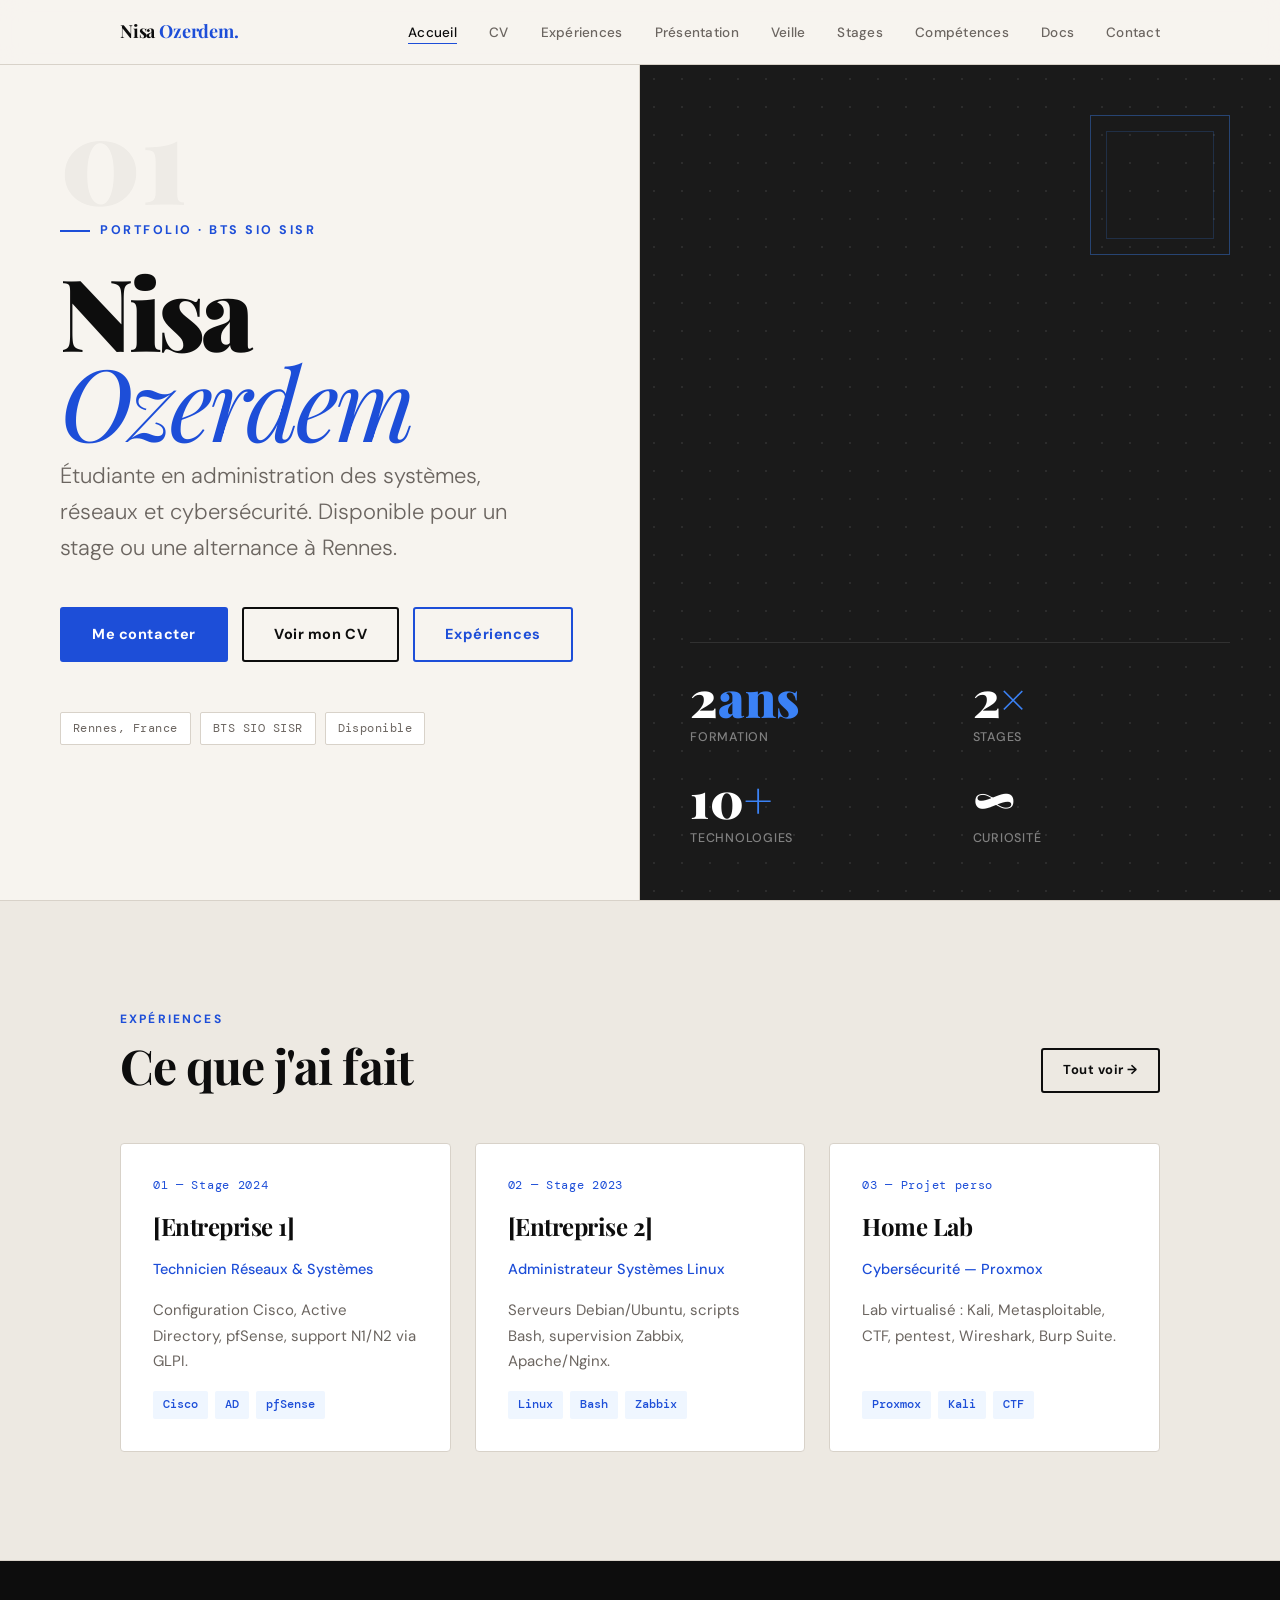
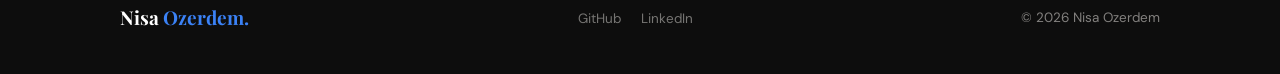
<file: index.html>
<!DOCTYPE html>
<html lang="fr">
<head>
  <meta charset="UTF-8" />
  <meta name="viewport" content="width=device-width, initial-scale=1.0" />
  <link rel="shortcut icon" type="image/png" href="./images/favicon.png"/>
  <title>Nisa Ozerdem - Portfolio</title>
  <meta name="robots" content="noindex, nofollow, noarchive">
  <meta name="description" content="Portfolio de Nisa Ozerdem, étudiante BTS SIO SISR spécialisée en administration systèmes, réseaux et cybersécurité à Rennes.">
  <link rel="stylesheet" href="index.css" />
</head>
<body>

  <nav class="site-nav" role="navigation" aria-label="Navigation principale">
    <div class="container">
      <a href="index.html" class="nav__logo">Nisa <span>Ozerdem.</span></a>
      <button class="nav__toggle" id="nav-toggle" aria-label="Ouvrir / fermer le menu" aria-expanded="false">
        <span></span><span></span><span></span>
      </button>
      <ul class="nav__links" id="nav-links">
        <li><a href="index.html"       class="nav__link">Accueil</a></li>
        <li><a href="cv.html"          class="nav__link">CV</a></li>
        <li><a href="experiences.html" class="nav__link">Expériences</a></li>
        <li><a href="about.html"       class="nav__link">Présentation</a></li>
        <li><a href="veille.html"      class="nav__link">Veille</a></li>
        <li><a href="stages.html"      class="nav__link">Stages</a></li>
        <li><a href="competences.html" class="nav__link">Compétences</a></li>
        <li><a href="documentations.html"  class="nav__link">Docs</a></li>
        <li><a href="contact.html"         class="nav__link">Contact</a></li>
      </ul>
    </div>
  </nav>

<main>

  <!-- HERO -->
  <section class="hero" id="top">
    <div class="hero__left">
      <p class="hero__eyebrow">Portfolio · BTS SIO SISR</p>
      <h1 class="hero__name">Nisa<br><em>Ozerdem</em></h1>
      <p class="hero__title">Étudiante en administration des systèmes, réseaux et cybersécurité. Disponible pour un stage ou une alternance à Rennes.</p>
      <div class="hero__actions">
        <a href="contact.html"     class="btn btn--primary">Me contacter</a>
        <a href="cv.html"          class="btn btn--outline">Voir mon CV</a>
        <a href="experiences.html" class="btn btn--ghost">Expériences</a>
      </div>
      <div class="hero__chips">
        <span class="chip">Rennes, France</span>
        <span class="chip">BTS SIO SISR</span>
        <span class="chip">Disponible</span>
      </div>
    </div>

    <div class="hero__right">
      <div class="hero__deco-block"></div>
      <div class="hero__rule"></div>
      <div class="hero__stats">
        <div>
          <div class="hero__stat-num">2<span>ans</span></div>
          <div class="hero__stat-label">Formation</div>
        </div>
        <div>
          <div class="hero__stat-num">2<span>×</span></div>
          <div class="hero__stat-label">Stages</div>
        </div>
        <div>
          <div class="hero__stat-num">10<span>+</span></div>
          <div class="hero__stat-label">Technologies</div>
        </div>
        <div>
          <div class="hero__stat-num">∞</div>
          <div class="hero__stat-label">Curiosité</div>
        </div>
      </div>
    </div>
  </section>

  <!-- EXPÉRIENCES RAPIDES -->
  <section class="section section--alt">
    <div class="container">
      <div class="section__header">
        <div class="section__header-text">
          <p class="section-label">Expériences</p>
          <h2 class="section-title fade-up">Ce que j'ai fait</h2>
        </div>
        <a href="experiences.html" class="btn btn--outline btn--sm">Tout voir →</a>
      </div>
      <div class="exp-grid">
        <div class="exp-card fade-up">
          <div class="exp-card__num">01 — Stage 2024</div>
          <div class="exp-card__company">[Entreprise 1]</div>
          <div class="exp-card__role">Technicien Réseaux & Systèmes</div>
          <p class="exp-card__desc">Configuration Cisco, Active Directory, pfSense, support N1/N2 via GLPI.</p>
          <div class="tag-row"><span class="tag">Cisco</span><span class="tag">AD</span><span class="tag">pfSense</span></div>
        </div>
        <div class="exp-card fade-up">
          <div class="exp-card__num">02 — Stage 2023</div>
          <div class="exp-card__company">[Entreprise 2]</div>
          <div class="exp-card__role">Administrateur Systèmes Linux</div>
          <p class="exp-card__desc">Serveurs Debian/Ubuntu, scripts Bash, supervision Zabbix, Apache/Nginx.</p>
          <div class="tag-row"><span class="tag">Linux</span><span class="tag">Bash</span><span class="tag">Zabbix</span></div>
        </div>
        <div class="exp-card fade-up">
          <div class="exp-card__num">03 — Projet perso</div>
          <div class="exp-card__company">Home Lab</div>
          <div class="exp-card__role">Cybersécurité — Proxmox</div>
          <p class="exp-card__desc">Lab virtualisé : Kali, Metasploitable, CTF, pentest, Wireshark, Burp Suite.</p>
          <div class="tag-row"><span class="tag">Proxmox</span><span class="tag">Kali</span><span class="tag">CTF</span></div>
        </div>
      </div>
    </div>
  </section>

</main>

  <footer class="site-footer" role="contentinfo">
    <div class="container">
      <span class="footer__logo">Nisa <span>Ozerdem.</span></span>
      <ul class="footer__links">
        <li><a href="https://github.com/[votre-github]" target="_blank">GitHub</a></li>
        <li><a href="https://linkedin.com/in/nisa-ozerdem" target="_blank">LinkedIn</a></li>
      </ul>
      <p class="footer__copy">&copy; 2026 Nisa Ozerdem</p>
    </div>
  </footer>
  <button class="back-top" aria-label="Retour en haut" onclick="window.scrollTo({top:0,behavior:'smooth'})">↑</button>
  <script src="./index.js"></script>

</body>
</html>
</file>
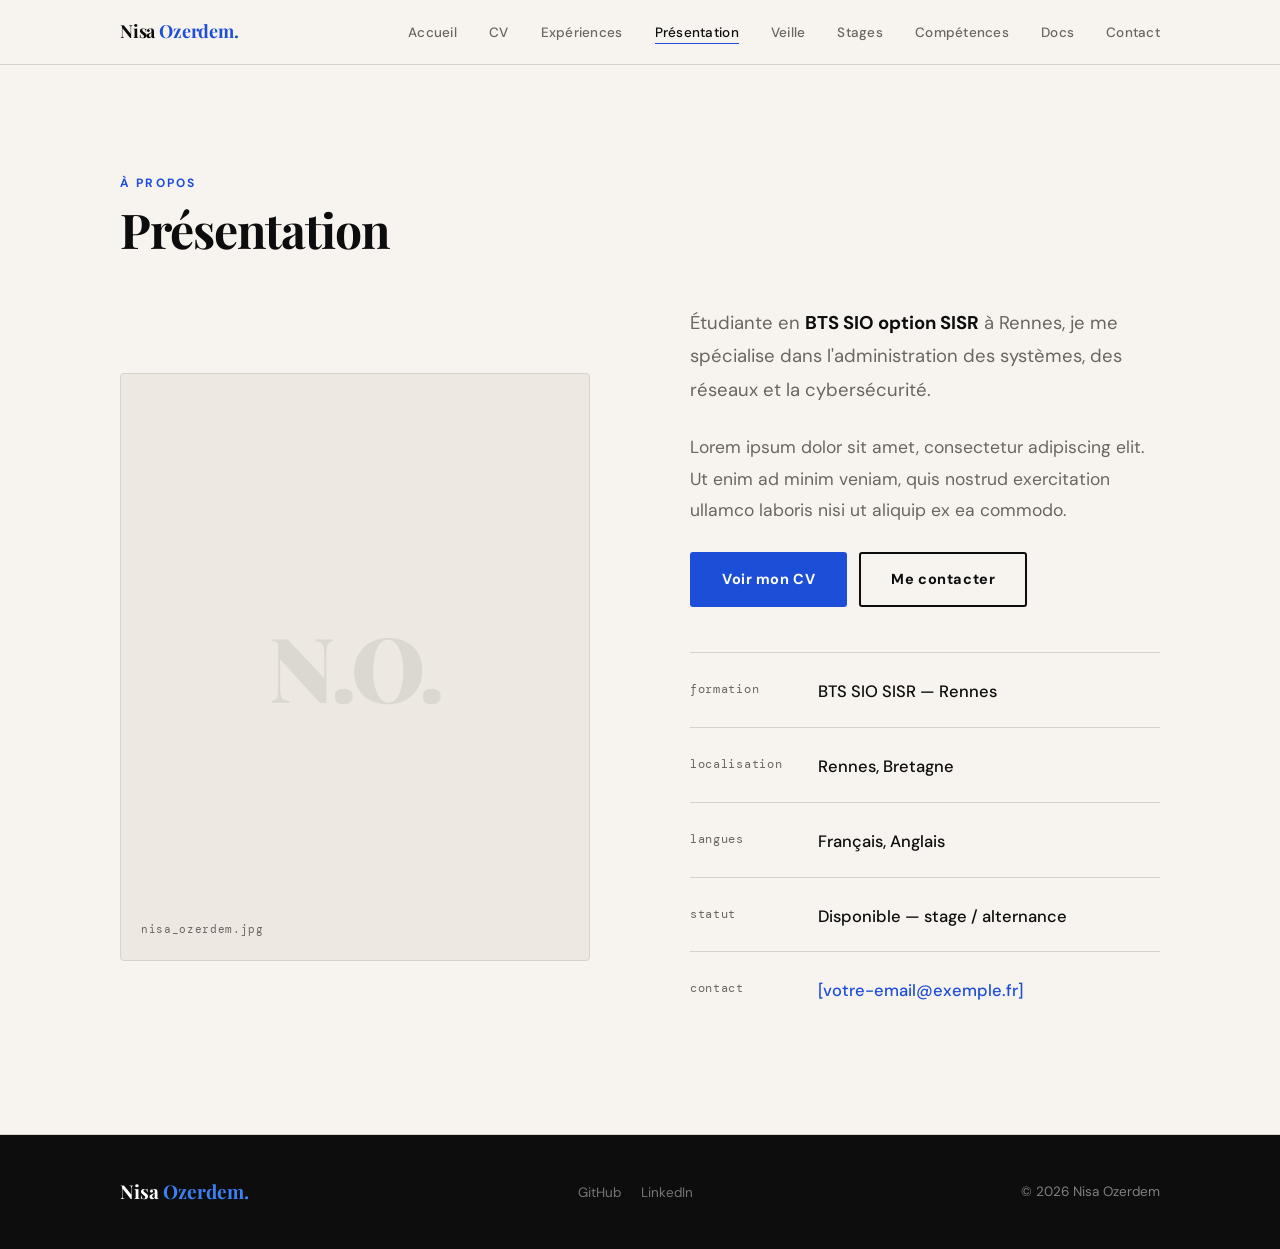
<file: about.html>
<!DOCTYPE html>
<html lang="fr">
<head>
  <meta charset="UTF-8" />
  <meta name="viewport" content="width=device-width, initial-scale=1.0" />
  <link rel="shortcut icon" type="image/png" href="./images/favicon.png"/>
  <title>Présentation Nisa Ozerdem</title>
  <meta name="robots" content="noindex, nofollow, noarchive">
  <meta name="description" content="Présentation de Nisa Ozerdem, étudiante BTS SIO SISR à Rennes.">
  <link rel="stylesheet" href="index.css" />
</head>
<body>
  <nav class="site-nav" role="navigation" aria-label="Navigation principale">
    <div class="container">
      <a href="index.html" class="nav__logo">Nisa <span>Ozerdem.</span></a>
      <button class="nav__toggle" id="nav-toggle" aria-label="Ouvrir / fermer le menu" aria-expanded="false">
        <span></span><span></span><span></span>
      </button>
      <ul class="nav__links" id="nav-links">
        <li><a href="index.html"       class="nav__link">Accueil</a></li>
        <li><a href="cv.html"          class="nav__link">CV</a></li>
        <li><a href="experiences.html" class="nav__link">Expériences</a></li>
        <li><a href="about.html"       class="nav__link">Présentation</a></li>
        <li><a href="veille.html"      class="nav__link">Veille</a></li>
        <li><a href="stages.html"      class="nav__link">Stages</a></li>
        <li><a href="competences.html" class="nav__link">Compétences</a></li>
        <li><a href="documentations.html"  class="nav__link">Docs</a></li>
        <li><a href="contact.html"         class="nav__link">Contact</a></li>
      </ul>
    </div>
  </nav>
<main>
  <section class="section" id="top">
    <div class="container">
      <p class="section-label">À propos</p>
      <h1 class="section-title fade-up" style="margin-bottom:5rem;">Présentation</h1>

      <div class="about-layout">
        <div class="about-photo fade-up">
          <!-- Si vous avez une photo : <img src="./images/nisa-photo.jpg" alt="Nisa Ozerdem"> -->
          <div class="about-photo__initials">N.O.</div>
          <span class="about-photo__label">nisa_ozerdem.jpg</span>
        </div>

        <div>
          <p style="font-size:1.85rem;line-height:1.8;color:var(--ink-muted);margin-bottom:2.5rem;" class="fade-up">
            Étudiante en <strong style="color:var(--ink);">BTS SIO option SISR</strong> à Rennes, je me spécialise dans l'administration des systèmes, des réseaux et la cybersécurité. <!-- À compléter -->
          </p>
          <p style="font-size:1.75rem;line-height:1.8;color:var(--ink-muted);margin-bottom:2.5rem;" class="fade-up">
            <!-- À compléter : votre parcours, vos motivations, ce qui vous a amené(e) à l'informatique... -->
            Lorem ipsum dolor sit amet, consectetur adipiscing elit. Ut enim ad minim veniam, quis nostrud exercitation ullamco laboris nisi ut aliquip ex ea commodo.
          </p>
          <div style="display:flex;gap:1.2rem;flex-wrap:wrap;margin-bottom:4.5rem;" class="fade-up">
            <a href="cv.html"      class="btn btn--primary">Voir mon CV</a>
            <a href="contact.html" class="btn btn--outline">Me contacter</a>
          </div>

          <hr class="rule">

          <div class="about-info fade-up">
            <div class="about-detail">
              <span class="about-detail__key">formation</span>
              <span class="about-detail__val">BTS SIO SISR — Rennes</span>
            </div>
            <div class="about-detail">
              <span class="about-detail__key">localisation</span>
              <span class="about-detail__val">Rennes, Bretagne</span>
            </div>
            <div class="about-detail">
              <span class="about-detail__key">langues</span>
              <span class="about-detail__val">Français, Anglais</span>
            </div>
            <div class="about-detail">
              <span class="about-detail__key">statut</span>
              <span class="about-detail__val">Disponible — stage / alternance</span>
            </div>
            <div class="about-detail">
              <span class="about-detail__key">contact</span>
              <span class="about-detail__val"><a href="contact.html" style="color:var(--cobalt);">[votre-email@exemple.fr]</a></span>
            </div>
          </div>
        </div>
      </div>
    </div>
  </section>
</main>
  <footer class="site-footer" role="contentinfo">
    <div class="container">
      <span class="footer__logo">Nisa <span>Ozerdem.</span></span>
      <ul class="footer__links">
        <li><a href="https://github.com/[votre-github]" target="_blank">GitHub</a></li>
        <li><a href="https://linkedin.com/in/nisa-ozerdem" target="_blank">LinkedIn</a></li>
      </ul>
      <p class="footer__copy">&copy; 2026 Nisa Ozerdem</p>
    </div>
  </footer>
  <button class="back-top" aria-label="Retour en haut" onclick="window.scrollTo({top:0,behavior:'smooth'})">↑</button>
  <script src="./index.js"></script>
</body>
</html>
</file>
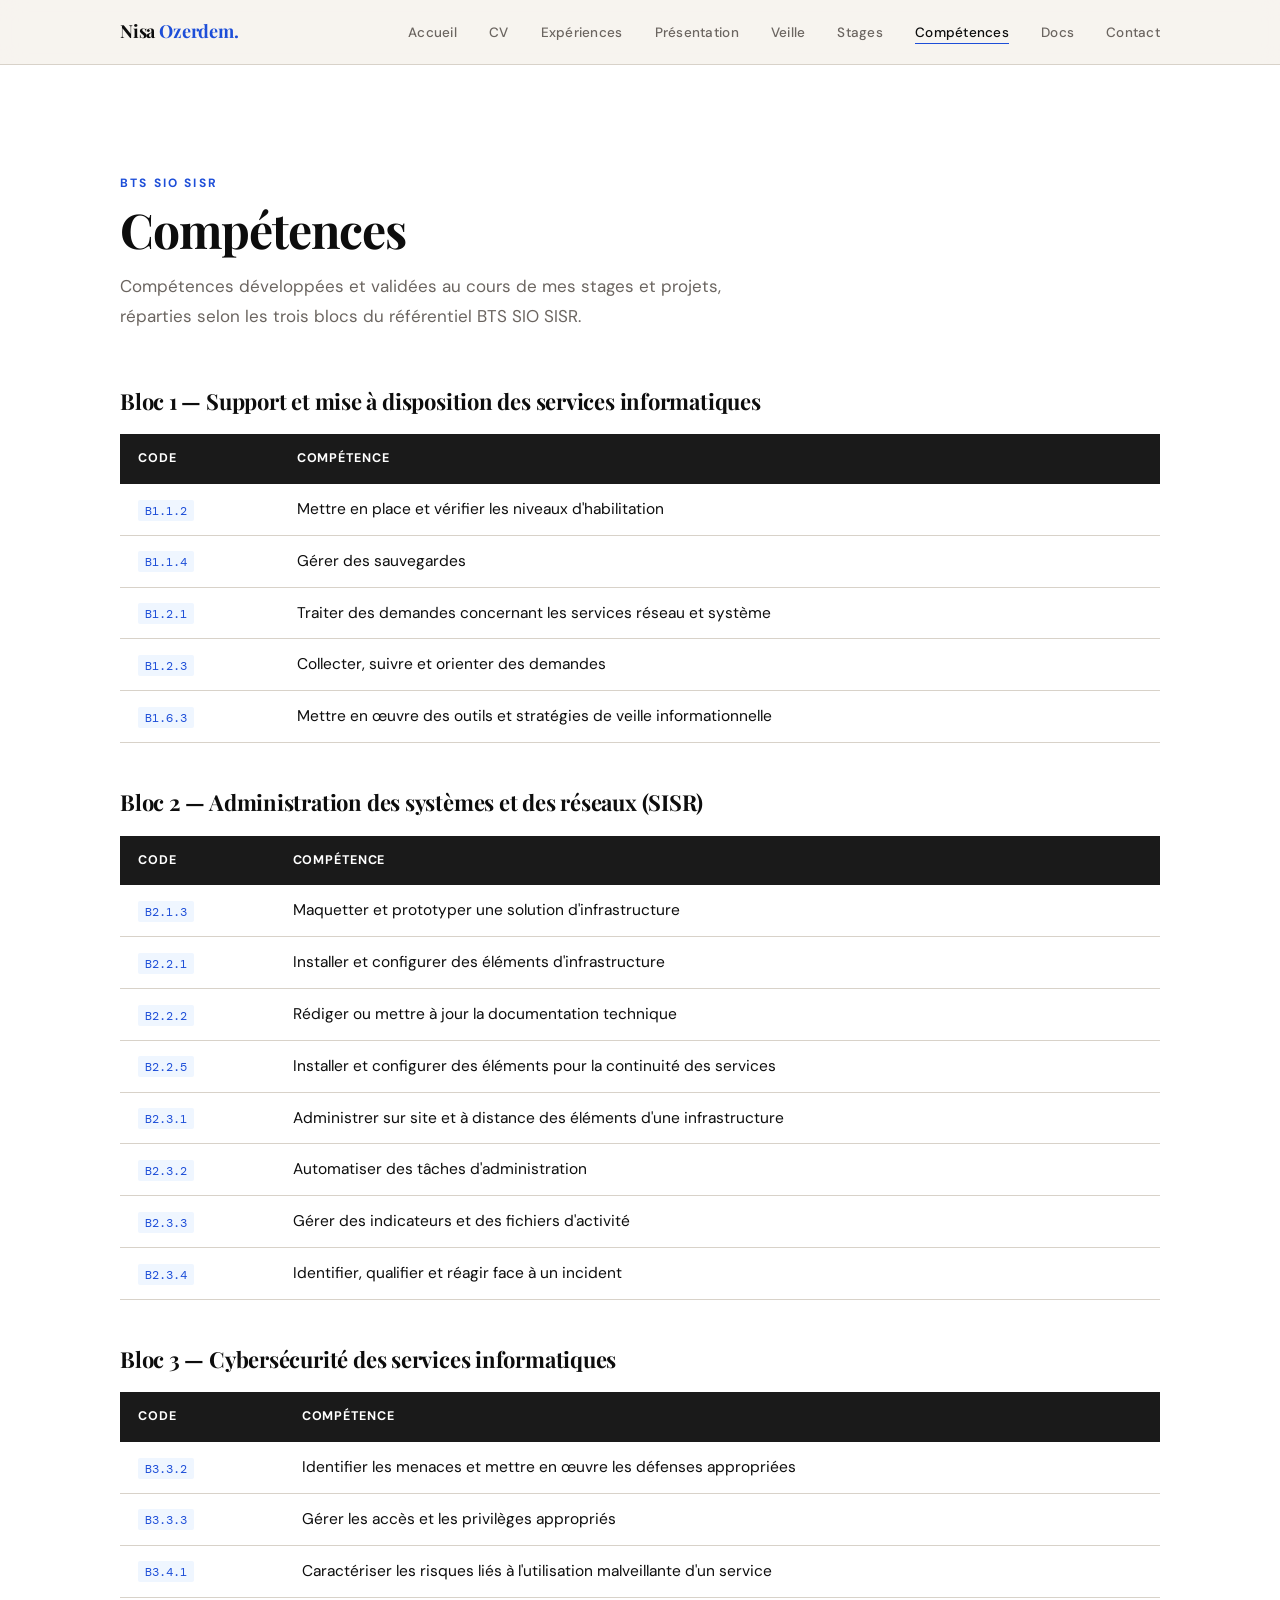
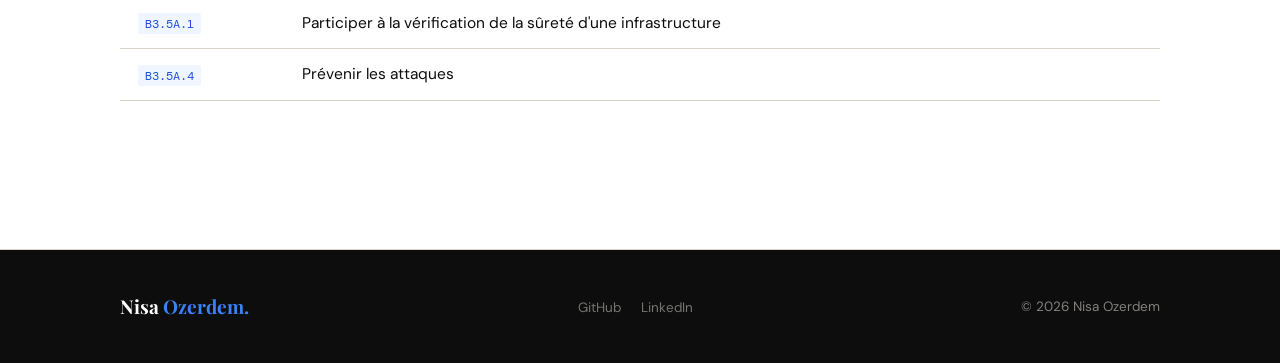
<file: competences.html>
<!DOCTYPE html>
<html lang="fr">
<head>
  <meta charset="UTF-8" />
  <meta name="viewport" content="width=device-width, initial-scale=1.0" />
  <meta name="robots" content="noindex, nofollow, noarchive">
  <link rel="shortcut icon" type="image/png" href="./images/favicon.png"/>
  <title>Compétences — Nisa Ozerdem</title>
  <link rel="stylesheet" href="index.css" />
</head>
<body>
  <nav class="site-nav" role="navigation" aria-label="Navigation principale">
    <div class="container">
      <a href="index.html" class="nav__logo">Nisa <span>Ozerdem.</span></a>
      <button class="nav__toggle" id="nav-toggle" aria-label="Ouvrir / fermer le menu" aria-expanded="false">
        <span></span><span></span><span></span>
      </button>
      <ul class="nav__links" id="nav-links">
        <li><a href="index.html"          class="nav__link">Accueil</a></li>
        <li><a href="cv.html"             class="nav__link">CV</a></li>
        <li><a href="experiences.html"    class="nav__link">Expériences</a></li>
        <li><a href="about.html"          class="nav__link">Présentation</a></li>
        <li><a href="veille.html"         class="nav__link">Veille</a></li>
        <li><a href="stages.html"         class="nav__link">Stages</a></li>
        <li><a href="competences.html"    class="nav__link">Compétences</a></li>
        <li><a href="documentations.html" class="nav__link">Docs</a></li>
        <li><a href="contact.html"        class="nav__link">Contact</a></li>
      </ul>
    </div>
  </nav>

  <main>
    <section class="section comp-section" id="top">
      <div class="container">
        <p class="section-label">BTS SIO SISR</p>
        <h1 class="section-title fade-up" style="margin-bottom:1.5rem;">Compétences</h1>
        <p style="color:var(--ink-muted);font-size:1.7rem;max-width:65rem;margin-bottom:5rem;" class="fade-up">
          Compétences développées et validées au cours de mes stages et projets, réparties selon les trois blocs du référentiel BTS SIO SISR.
        </p>

        <!-- BLOC 1 -->
        <div class="comp-table-wrap fade-up">
          <table>
            <caption>Bloc 1 — Support et mise à disposition des services informatiques</caption>
            <thead>
              <tr>
                <th>Code</th>
                <th>Compétence</th>
              </tr>
            </thead>
            <tbody>
              <tr><td><span class="comp-code">B1.1.2</span></td><td>Mettre en place et vérifier les niveaux d'habilitation</td></tr>
              <tr><td><span class="comp-code">B1.1.4</span></td><td>Gérer des sauvegardes</td></tr>
              <tr><td><span class="comp-code">B1.2.1</span></td><td>Traiter des demandes concernant les services réseau et système</td></tr>
              <tr><td><span class="comp-code">B1.2.3</span></td><td>Collecter, suivre et orienter des demandes</td></tr>
              <tr><td><span class="comp-code">B1.6.3</span></td><td>Mettre en œuvre des outils et stratégies de veille informationnelle</td></tr>
            </tbody>
          </table>
        </div>

        <!-- BLOC 2 -->
        <div class="comp-table-wrap fade-up">
          <table>
            <caption>Bloc 2 — Administration des systèmes et des réseaux (SISR)</caption>
            <thead>
              <tr>
                <th>Code</th>
                <th>Compétence</th>
              </tr>
            </thead>
            <tbody>
              <tr><td><span class="comp-code">B2.1.3</span></td><td>Maquetter et prototyper une solution d'infrastructure</td></tr>
              <tr><td><span class="comp-code">B2.2.1</span></td><td>Installer et configurer des éléments d'infrastructure</td></tr>
              <tr><td><span class="comp-code">B2.2.2</span></td><td>Rédiger ou mettre à jour la documentation technique</td></tr>
              <tr><td><span class="comp-code">B2.2.5</span></td><td>Installer et configurer des éléments pour la continuité des services</td></tr>
              <tr><td><span class="comp-code">B2.3.1</span></td><td>Administrer sur site et à distance des éléments d'une infrastructure</td></tr>
              <tr><td><span class="comp-code">B2.3.2</span></td><td>Automatiser des tâches d'administration</td></tr>
              <tr><td><span class="comp-code">B2.3.3</span></td><td>Gérer des indicateurs et des fichiers d'activité</td></tr>
              <tr><td><span class="comp-code">B2.3.4</span></td><td>Identifier, qualifier et réagir face à un incident</td></tr>
            </tbody>
          </table>
        </div>

        <!-- BLOC 3 -->
        <div class="comp-table-wrap fade-up">
          <table>
            <caption>Bloc 3 — Cybersécurité des services informatiques</caption>
            <thead>
              <tr>
                <th>Code</th>
                <th>Compétence</th>
              </tr>
            </thead>
            <tbody>
              <tr><td><span class="comp-code">B3.3.2</span></td><td>Identifier les menaces et mettre en œuvre les défenses appropriées</td></tr>
              <tr><td><span class="comp-code">B3.3.3</span></td><td>Gérer les accès et les privilèges appropriés</td></tr>
              <tr><td><span class="comp-code">B3.4.1</span></td><td>Caractériser les risques liés à l'utilisation malveillante d'un service</td></tr>
              <tr><td><span class="comp-code">B3.5A.1</span></td><td>Participer à la vérification de la sûreté d'une infrastructure</td></tr>
              <tr><td><span class="comp-code">B3.5A.4</span></td><td>Prévenir les attaques</td></tr>
            </tbody>
          </table>
        </div>

      </div>
    </section>
  </main>

  <footer class="site-footer" role="contentinfo">
    <div class="container">
      <span class="footer__logo">Nisa <span>Ozerdem.</span></span>
      <ul class="footer__links">
        <li><a href="https://github.com/[votre-github]" target="_blank">GitHub</a></li>
        <li><a href="https://linkedin.com/in/nisa-ozerdem" target="_blank">LinkedIn</a></li>
      </ul>
      <p class="footer__copy">&copy; 2026 Nisa Ozerdem</p>
    </div>
  </footer>
  <button class="back-top" aria-label="Retour en haut" onclick="window.scrollTo({top:0,behavior:'smooth'})">↑</button>
  <script src="./index.js"></script>
</body>
</html>
</file>
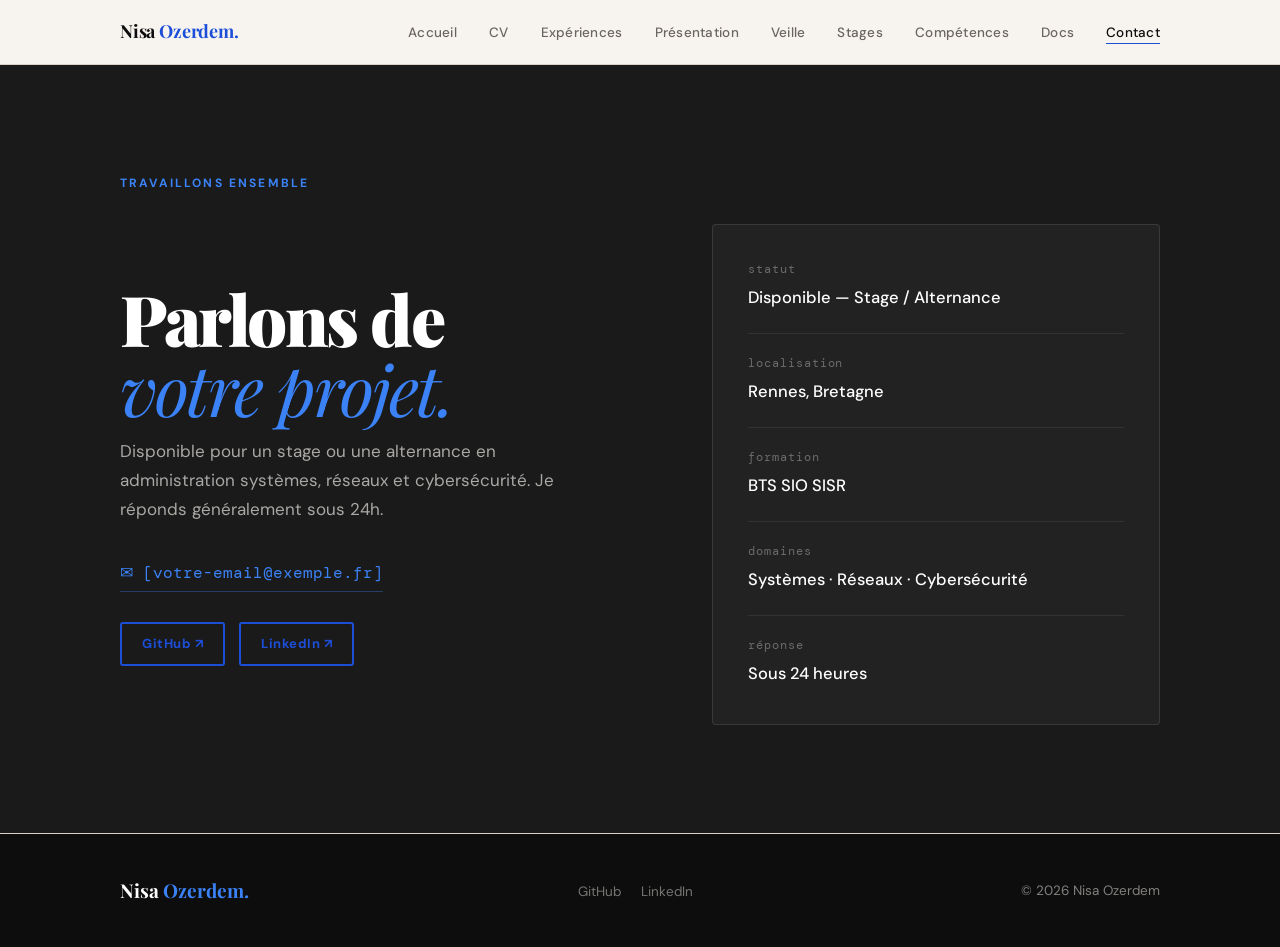
<file: contact.html>
<!DOCTYPE html>
<html lang="fr">
<head>
  <meta charset="UTF-8" />
  <meta name="viewport" content="width=device-width, initial-scale=1.0" />
  <link rel="shortcut icon" type="image/png" href="./images/favicon.png"/>
  <title>Contact Nisa Ozerdem</title>
  <link rel="stylesheet" href="index.css" />
</head>
<body>
  <nav class="site-nav" role="navigation" aria-label="Navigation principale">
    <div class="container">
      <a href="index.html" class="nav__logo">Nisa <span>Ozerdem.</span></a>
      <button class="nav__toggle" id="nav-toggle" aria-label="Ouvrir / fermer le menu" aria-expanded="false">
        <span></span><span></span><span></span>
      </button>
      <ul class="nav__links" id="nav-links">
        <li><a href="index.html"       class="nav__link">Accueil</a></li>
        <li><a href="cv.html"          class="nav__link">CV</a></li>
        <li><a href="experiences.html" class="nav__link">Expériences</a></li>
        <li><a href="about.html"       class="nav__link">Présentation</a></li>
        <li><a href="veille.html"      class="nav__link">Veille</a></li>
        <li><a href="stages.html"      class="nav__link">Stages</a></li>
        <li><a href="competences.html" class="nav__link">Compétences</a></li>
        <li><a href="documentations.html"  class="nav__link">Docs</a></li>
        <li><a href="contact.html"         class="nav__link">Contact</a></li>
      </ul>
    </div>
  </nav>
<main>
  <section class="section section--dark" id="top" style="min-height:80vh;display:flex;align-items:center;">
    <div class="container" style="width:100%;">
      <p class="section-label">Travaillons ensemble</p>
      <div class="contact-layout" style="margin-top:3rem;">

        <div class="fade-up">
          <h1 class="contact-big">Parlons de<br><em>votre projet.</em></h1>
          <p class="contact-sub">Disponible pour un stage ou une alternance en administration systèmes, réseaux et cybersécurité. Je réponds généralement sous 24h.</p>
          <a href="mailto:[votre-email@exemple.fr]" class="contact-email-link">
            ✉ [votre-email@exemple.fr]
          </a>
          <div class="contact-socials">
            <a href="https://github.com/[votre-github]" target="_blank" class="btn btn--ghost btn--sm">GitHub ↗</a>
            <a href="https://linkedin.com/in/nisa-ozerdem" target="_blank" class="btn btn--ghost btn--sm">LinkedIn ↗</a>
          </div>
        </div>

        <div class="contact-sidebar fade-up">
          <div class="contact-sidebar__item">
            <span class="contact-sidebar__key">statut</span>
            <span class="contact-sidebar__val">Disponible — Stage / Alternance</span>
          </div>
          <div class="contact-sidebar__item">
            <span class="contact-sidebar__key">localisation</span>
            <span class="contact-sidebar__val">Rennes, Bretagne</span>
          </div>
          <div class="contact-sidebar__item">
            <span class="contact-sidebar__key">formation</span>
            <span class="contact-sidebar__val">BTS SIO SISR</span>
          </div>
          <div class="contact-sidebar__item">
            <span class="contact-sidebar__key">domaines</span>
            <span class="contact-sidebar__val">Systèmes · Réseaux · Cybersécurité</span>
          </div>
          <div class="contact-sidebar__item">
            <span class="contact-sidebar__key">réponse</span>
            <span class="contact-sidebar__val">Sous 24 heures</span>
          </div>
        </div>

      </div>
    </div>
  </section>
</main>
  <footer class="site-footer" role="contentinfo">
    <div class="container">
      <span class="footer__logo">Nisa <span>Ozerdem.</span></span>
      <ul class="footer__links">
        <li><a href="https://github.com/[votre-github]" target="_blank">GitHub</a></li>
        <li><a href="https://linkedin.com/in/nisa-ozerdem" target="_blank">LinkedIn</a></li>
      </ul>
      <p class="footer__copy">&copy; 2026 Nisa Ozerdem</p>
    </div>
  </footer>
  <button class="back-top" aria-label="Retour en haut" onclick="window.scrollTo({top:0,behavior:'smooth'})">↑</button>
  <script src="./index.js"></script>
</body>
</html>
</file>
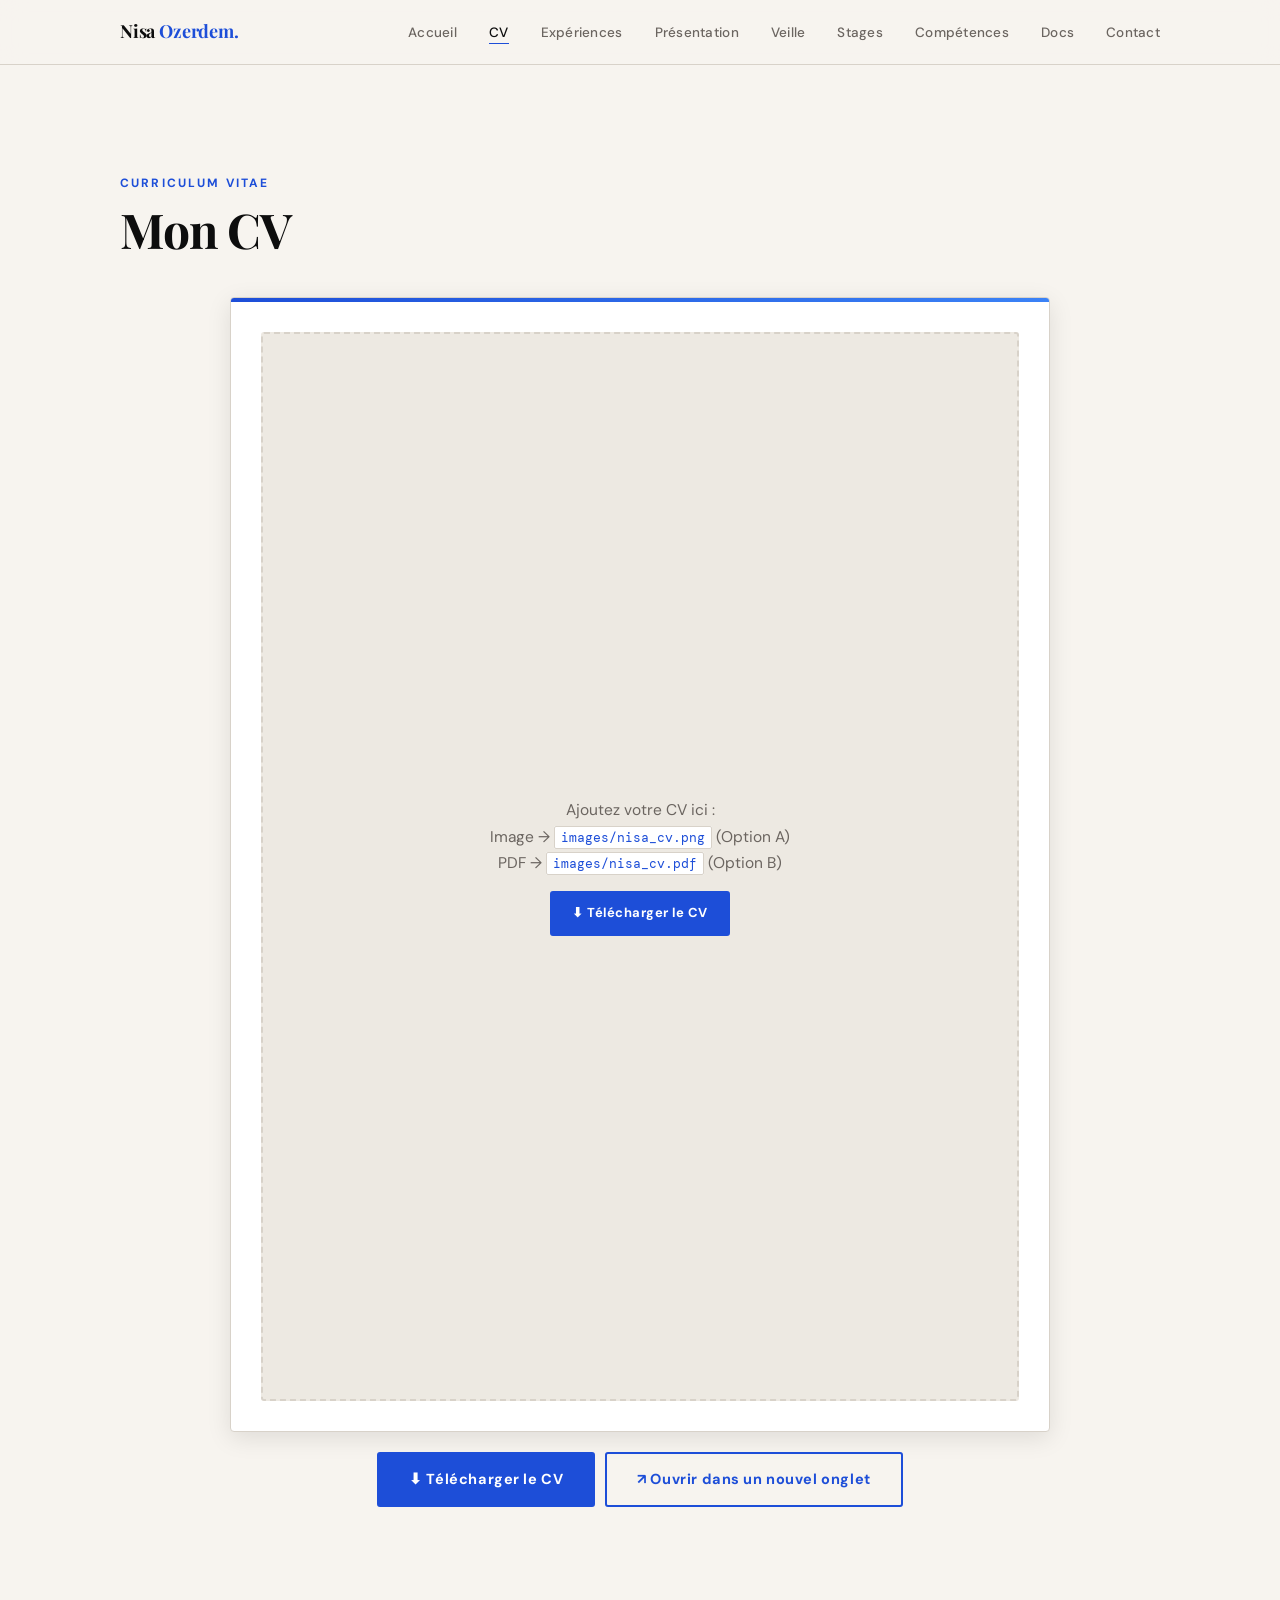
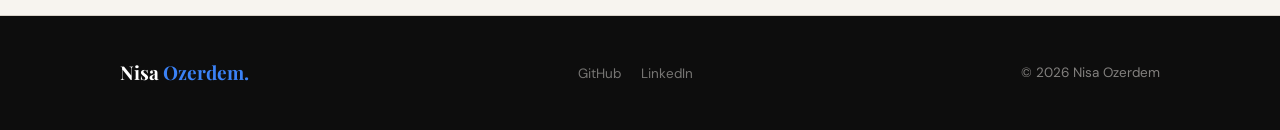
<file: cv.html>
<!DOCTYPE html>
<html lang="fr">
<head>
  <meta charset="UTF-8" />
  <meta name="viewport" content="width=device-width, initial-scale=1.0" />
  <link rel="shortcut icon" type="image/png" href="./images/favicon.png"/>
  <title>CV Nisa Ozerdem</title>
  <meta name="robots" content="noindex, nofollow, noarchive">
  <meta name="description" content="CV de Nisa Ozerdem, étudiante BTS SIO SISR.">
  <link rel="stylesheet" href="index.css" />
</head>
<body>
  <nav class="site-nav" role="navigation" aria-label="Navigation principale">
    <div class="container">
      <a href="index.html" class="nav__logo">Nisa <span>Ozerdem.</span></a>
      <button class="nav__toggle" id="nav-toggle" aria-label="Ouvrir / fermer le menu" aria-expanded="false">
        <span></span><span></span><span></span>
      </button>
      <ul class="nav__links" id="nav-links">
        <li><a href="index.html"       class="nav__link">Accueil</a></li>
        <li><a href="cv.html"          class="nav__link">CV</a></li>
        <li><a href="experiences.html" class="nav__link">Expériences</a></li>
        <li><a href="about.html"       class="nav__link">Présentation</a></li>
        <li><a href="veille.html"      class="nav__link">Veille</a></li>
        <li><a href="stages.html"      class="nav__link">Stages</a></li>
        <li><a href="competences.html" class="nav__link">Compétences</a></li>
        <li><a href="documentations.html"  class="nav__link">Docs</a></li>
        <li><a href="contact.html"         class="nav__link">Contact</a></li>
      </ul>
    </div>
  </nav>
<main>
  <section class="section" id="top">
    <div class="container">
      <p class="section-label">Curriculum Vitae</p>
      <h1 class="section-title fade-up" style="margin-bottom:4rem;">Mon CV</h1>

      <div class="cv-wrapper">
        <div class="cv-frame fade-up">
          <div class="cv-frame__bar"></div>
          <div class="cv-frame__inner">

            <!--
              ═══════════════════════════════════════
              OPTION A — Image (PNG ou JPG)
              1. Placez : images/nisa_cv.png
              2. Supprimez .cv-placeholder
              3. Décommentez ce bloc
              ═══════════════════════════════════════

            <img src="./images/nisa_cv.png" alt="CV Nisa Ozerdem" id="cv-image" class="cv-img">
            -->

            <!--
              ═══════════════════════════════════════
              OPTION B — PDF embarqué
              1. Placez : images/nisa_cv.pdf
              2. Supprimez .cv-placeholder
              3. Décommentez ce bloc
              ═══════════════════════════════════════

            <iframe class="pdf-embed" src="./images/nisa_cv.pdf#toolbar=0" title="CV Nisa Ozerdem"></iframe>
            -->

            <!-- Placeholder — à remplacer par A ou B ci-dessus -->
            <div class="cv-placeholder">
              <p>Ajoutez votre CV ici :<br>
                Image → <code>images/nisa_cv.png</code> (Option A)<br>
                PDF   → <code>images/nisa_cv.pdf</code> (Option B)
              </p>
              <a href="./images/nisa_cv.pdf" download class="btn btn--primary btn--sm">⬇ Télécharger le CV</a>
            </div>

          </div>
        </div>

        <div class="cv-controls fade-up">
          <!--
            Zoom — à décommenter si vous utilisez Option A (image)
            <button class="btn btn--outline btn--sm" id="zoom-in">🔍 +</button>
            <button class="btn btn--outline btn--sm" id="zoom-out">🔍 −</button>
            <button class="btn btn--outline btn--sm" id="zoom-reset">↺ Reset</button>
          -->
          <a href="./images/nisa_cv.pdf" download class="btn btn--primary">⬇ Télécharger le CV</a>
          <a href="./images/nisa_cv.pdf" target="_blank" class="btn btn--ghost">↗ Ouvrir dans un nouvel onglet</a>
        </div>
      </div>
    </div>
  </section>
</main>
  <footer class="site-footer" role="contentinfo">
    <div class="container">
      <span class="footer__logo">Nisa <span>Ozerdem.</span></span>
      <ul class="footer__links">
        <li><a href="https://github.com/[votre-github]" target="_blank">GitHub</a></li>
        <li><a href="https://linkedin.com/in/nisa-ozerdem" target="_blank">LinkedIn</a></li>
      </ul>
      <p class="footer__copy">&copy; 2026 Nisa Ozerdem</p>
    </div>
  </footer>
  <button class="back-top" aria-label="Retour en haut" onclick="window.scrollTo({top:0,behavior:'smooth'})">↑</button>
  <script src="./index.js"></script>
</body>
</html>
</file>
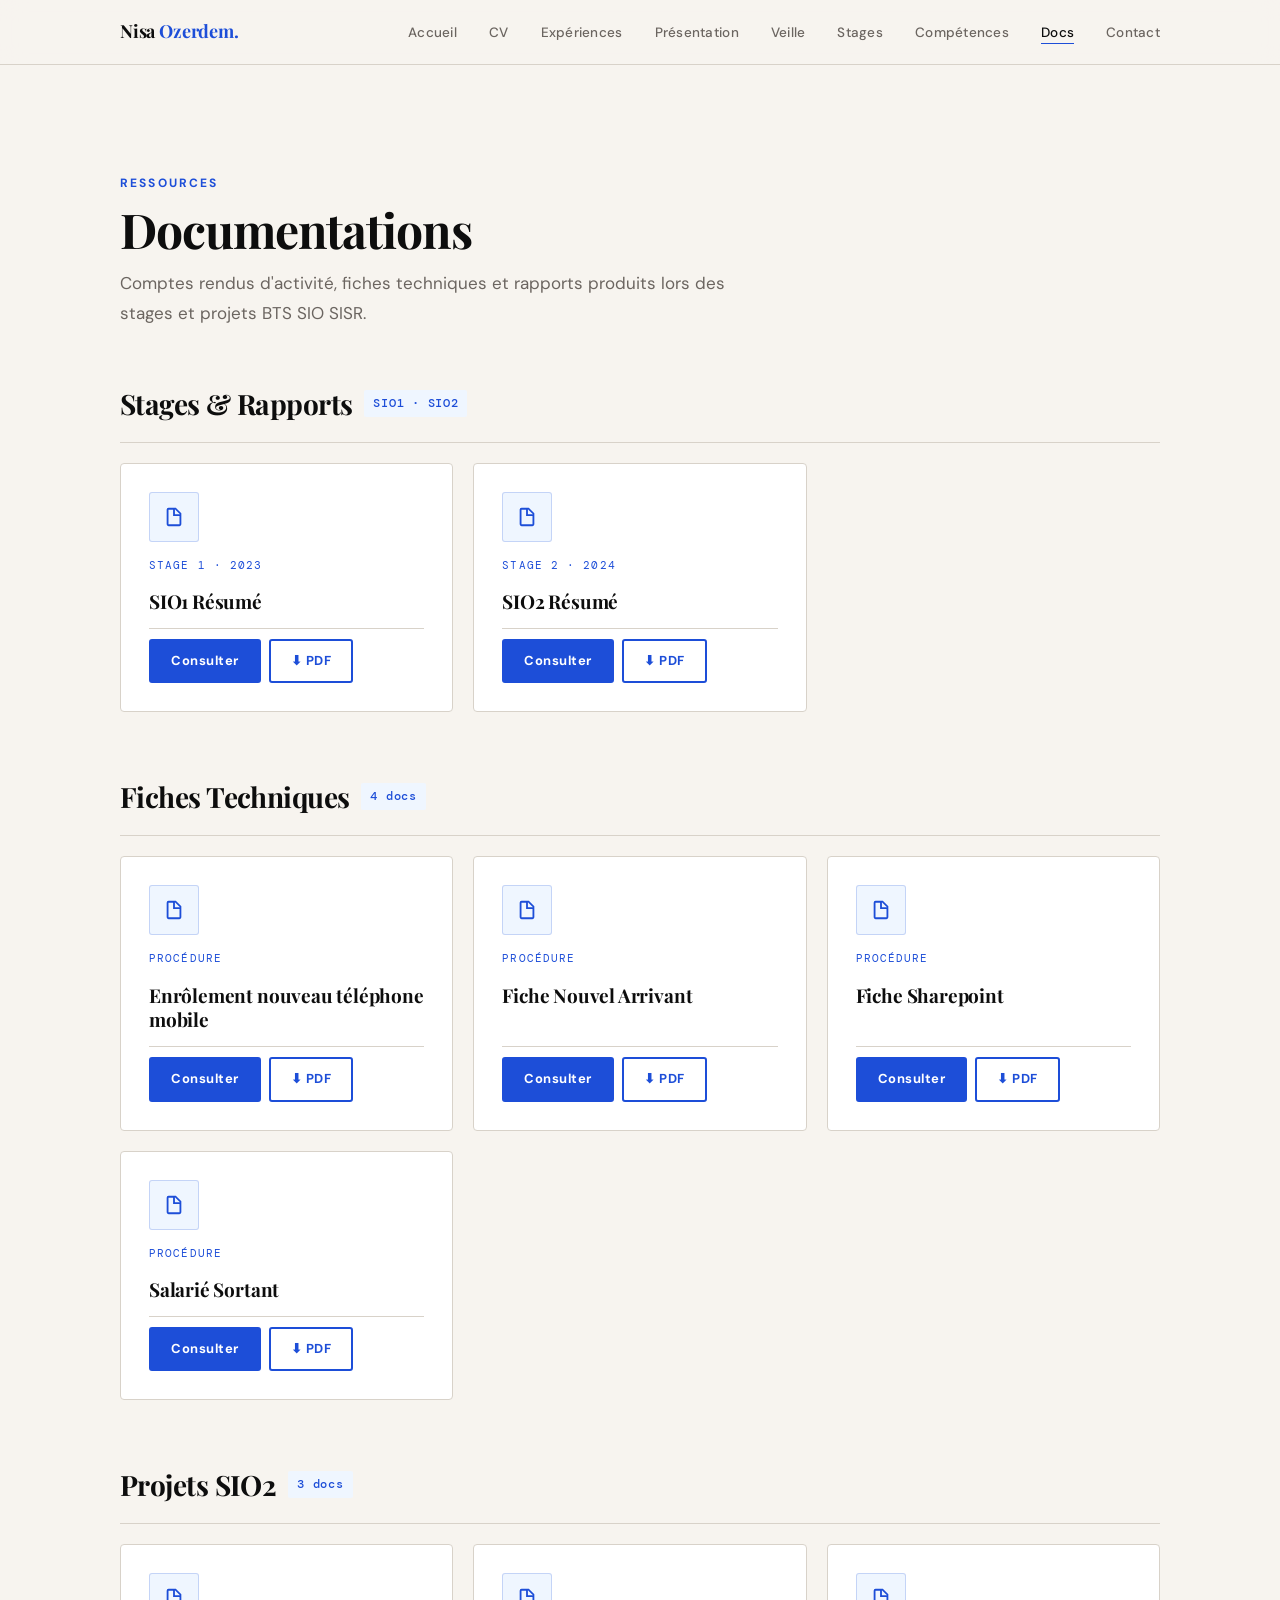
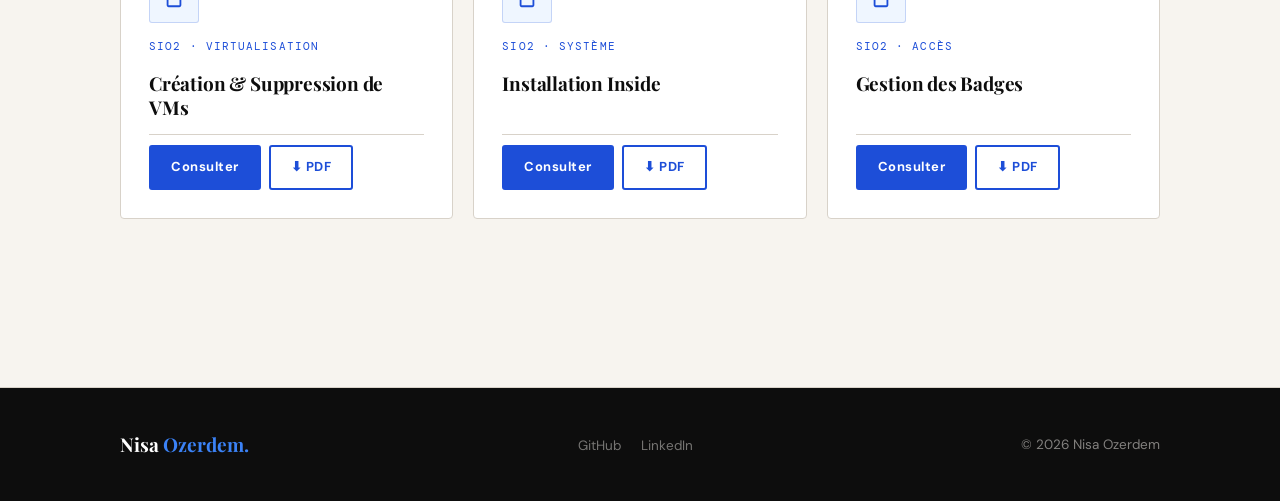
<file: documentations.html>
<!DOCTYPE html>
<html lang="fr">
<head>
  <meta charset="UTF-8" />
  <meta name="viewport" content="width=device-width, initial-scale=1.0" />
  <meta name="robots" content="noindex, nofollow, noarchive">
  <link rel="shortcut icon" type="image/png" href="./images/favicon.png"/>
  <title>Documentations Nisa Ozerdem</title>
  <meta name="description" content="Documents et rapports de Nisa Ozerdem, étudiante BTS SIO SISR.">
  <link rel="stylesheet" href="index.css" />
  <style>
    .docs-grid {
      display: grid;
      grid-template-columns: repeat(auto-fill, minmax(300px, 1fr));
      gap: 2rem;
      margin-top: 2rem;
    }
    .doc-card {
      background: var(--white);
      border: 1px solid var(--rule);
      border-radius: 4px;
      padding: 2.8rem;
      display: flex;
      flex-direction: column;
      gap: 1.4rem;
      transition: box-shadow .25s ease, transform .25s ease, border-color .25s ease;
      position: relative;
      overflow: hidden;
    }
    .doc-card::before {
      content: '';
      position: absolute; top: 0; left: 0;
      width: 3px; height: 0;
      background: var(--cobalt);
      transition: height .35s ease;
    }
    .doc-card:hover::before { height: 100%; }
    .doc-card:hover { box-shadow: var(--shadow-lg); transform: translateY(-4px); border-color: transparent; }
    .doc-card__icon {
      width: 5rem; height: 5rem;
      background: var(--cobalt-xl);
      border: 1.5px solid rgba(29,78,216,.2);
      border-radius: 3px;
      display: flex; align-items: center; justify-content: center;
      flex-shrink: 0;
    }
    .doc-card__icon svg { width: 2.2rem; height: 2.2rem; fill: var(--cobalt); }
    .doc-card__category {
      font-family: var(--font-mono);
      font-size: 1.1rem;
      letter-spacing: .1em;
      text-transform: uppercase;
      color: var(--cobalt);
    }
    .doc-card__name {
      font-family: var(--font-display);
      font-size: 1.9rem;
      font-weight: 700;
      color: var(--ink);
      line-height: 1.3;
      letter-spacing: -.01em;
    }
    .doc-card__actions {
      display: flex;
      gap: .8rem;
      flex-wrap: wrap;
      margin-top: auto;
      padding-top: 1rem;
      border-top: 1px solid var(--rule);
    }
    .doc-group-title {
      font-family: var(--font-display);
      font-size: clamp(2rem, 3vw, 2.8rem);
      font-weight: 700;
      color: var(--ink);
      letter-spacing: -.02em;
      margin-bottom: 2rem;
      padding-bottom: 1.4rem;
      border-bottom: 1px solid var(--rule);
      display: flex;
      align-items: center;
      gap: 1.2rem;
    }
    .doc-group-title span.doc-count {
      font-family: var(--font-mono);
      font-size: 1.2rem;
      color: var(--cobalt);
      background: var(--cobalt-xl);
      padding: .3rem .9rem;
      border-radius: 2px;
      font-weight: 500;
      letter-spacing: .06em;
    }
    .doc-group { margin-bottom: 6rem; }
    @media (max-width: 600px) { .docs-grid { grid-template-columns: 1fr; } }
  </style>
</head>
<body>
  <nav class="site-nav" role="navigation" aria-label="Navigation principale">
    <div class="container">
      <a href="index.html" class="nav__logo">Nisa <span>Ozerdem.</span></a>
      <button class="nav__toggle" id="nav-toggle" aria-label="Ouvrir / fermer le menu" aria-expanded="false">
        <span></span><span></span><span></span>
      </button>
      <ul class="nav__links" id="nav-links">
        <li><a href="index.html"          class="nav__link">Accueil</a></li>
        <li><a href="cv.html"             class="nav__link">CV</a></li>
        <li><a href="experiences.html"    class="nav__link">Expériences</a></li>
        <li><a href="about.html"          class="nav__link">Présentation</a></li>
        <li><a href="veille.html"         class="nav__link">Veille</a></li>
        <li><a href="stages.html"         class="nav__link">Stages</a></li>
        <li><a href="competences.html"    class="nav__link">Compétences</a></li>
        <li><a href="documentations.html" class="nav__link">Docs</a></li>
        <li><a href="contact.html"        class="nav__link">Contact</a></li>
      </ul>
    </div>
  </nav>

  <main>
    <section class="section" id="top">
      <div class="container">
        <p class="section-label">Ressources</p>
        <h1 class="section-title fade-up" style="margin-bottom:1.2rem;">Documentations</h1>
        <p style="color:var(--ink-muted);font-size:1.7rem;max-width:62rem;margin-bottom:5rem;" class="fade-up">
          Comptes rendus d'activité, fiches techniques et rapports produits lors des stages et projets BTS SIO SISR.
        </p>

        <!-- GROUPE : STAGES & RAPPORTS -->
        <div class="doc-group fade-up">
          <div class="doc-group-title">Stages &amp; Rapports <span class="doc-count">SIO1 · SIO2</span></div>
          <div class="docs-grid">
            <div class="doc-card">
              <div class="doc-card__icon"><svg viewBox="0 0 24 24"><path d="M14 2H6a2 2 0 0 0-2 2v16a2 2 0 0 0 2 2h12a2 2 0 0 0 2-2V8l-6-6zm-1 1.5L18.5 9H13V3.5zM6 20V4h5v7h7v9H6z"/></svg></div>
              <span class="doc-card__category">Stage 1 · 2023</span>
              <div class="doc-card__name">SIO1 Résumé</div>
              <div class="doc-card__actions">
                <a href="./images/SIO1-resume.pdf" target="_blank" class="btn btn--primary btn--sm">Consulter</a>
                <a href="./images/SIO1-resume.pdf" download class="btn btn--ghost btn--sm">⬇ PDF</a>
              </div>
            </div>
            <div class="doc-card">
              <div class="doc-card__icon"><svg viewBox="0 0 24 24"><path d="M14 2H6a2 2 0 0 0-2 2v16a2 2 0 0 0 2 2h12a2 2 0 0 0 2-2V8l-6-6zm-1 1.5L18.5 9H13V3.5zM6 20V4h5v7h7v9H6z"/></svg></div>
              <span class="doc-card__category">Stage 2 · 2024</span>
              <div class="doc-card__name">SIO2 Résumé</div>
              <div class="doc-card__actions">
                <a href="./images/SIO2 Résumer.pdf" target="_blank" class="btn btn--primary btn--sm">Consulter</a>
                <a href="./images/SIO2 Résumer.pdf" download class="btn btn--ghost btn--sm">⬇ PDF</a>
              </div>
            </div>
          </div>
        </div>

        <!-- GROUPE : FICHES TECHNIQUES -->
        <div class="doc-group fade-up">
          <div class="doc-group-title">Fiches Techniques <span class="doc-count">4 docs</span></div>
          <div class="docs-grid">
            <div class="doc-card">
              <div class="doc-card__icon"><svg viewBox="0 0 24 24"><path d="M14 2H6a2 2 0 0 0-2 2v16a2 2 0 0 0 2 2h12a2 2 0 0 0 2-2V8l-6-6zm-1 1.5L18.5 9H13V3.5zM6 20V4h5v7h7v9H6z"/></svg></div>
              <span class="doc-card__category">Procédure</span>
              <div class="doc-card__name">Enrôlement nouveau téléphone mobile</div>
              <div class="doc-card__actions">
                <a href="./images/enrolement-nouveau-telephone-mobile.pdf" target="_blank" class="btn btn--primary btn--sm">Consulter</a>
                <a href="./images/enrolement-nouveau-telephone-mobile.pdf" download class="btn btn--ghost btn--sm">⬇ PDF</a>
              </div>
            </div>
            <div class="doc-card">
              <div class="doc-card__icon"><svg viewBox="0 0 24 24"><path d="M14 2H6a2 2 0 0 0-2 2v16a2 2 0 0 0 2 2h12a2 2 0 0 0 2-2V8l-6-6zm-1 1.5L18.5 9H13V3.5zM6 20V4h5v7h7v9H6z"/></svg></div>
              <span class="doc-card__category">Procédure</span>
              <div class="doc-card__name">Fiche Nouvel Arrivant</div>
              <div class="doc-card__actions">
                <a href="./images/fiche-nouvel-arrivant.pdf" target="_blank" class="btn btn--primary btn--sm">Consulter</a>
                <a href="./images/fiche-nouvel-arrivant.pdf" download class="btn btn--ghost btn--sm">⬇ PDF</a>
              </div>
            </div>
            <div class="doc-card">
              <div class="doc-card__icon"><svg viewBox="0 0 24 24"><path d="M14 2H6a2 2 0 0 0-2 2v16a2 2 0 0 0 2 2h12a2 2 0 0 0 2-2V8l-6-6zm-1 1.5L18.5 9H13V3.5zM6 20V4h5v7h7v9H6z"/></svg></div>
              <span class="doc-card__category">Procédure</span>
              <div class="doc-card__name">Fiche Sharepoint</div>
              <div class="doc-card__actions">
                <a href="./images/fiche-sharepoint.pdf" target="_blank" class="btn btn--primary btn--sm">Consulter</a>
                <a href="./images/fiche-sharepoint.pdf" download class="btn btn--ghost btn--sm">⬇ PDF</a>
              </div>
            </div>
            <div class="doc-card">
              <div class="doc-card__icon"><svg viewBox="0 0 24 24"><path d="M14 2H6a2 2 0 0 0-2 2v16a2 2 0 0 0 2 2h12a2 2 0 0 0 2-2V8l-6-6zm-1 1.5L18.5 9H13V3.5zM6 20V4h5v7h7v9H6z"/></svg></div>
              <span class="doc-card__category">Procédure</span>
              <div class="doc-card__name">Salarié Sortant</div>
              <div class="doc-card__actions">
                <a href="./images/salarie-sortant.pdf" target="_blank" class="btn btn--primary btn--sm">Consulter</a>
                <a href="./images/salarie-sortant.pdf" download class="btn btn--ghost btn--sm">⬇ PDF</a>
              </div>
            </div>
          </div>
        </div>

        <!-- GROUPE : PROJETS SIO2 -->
        <div class="doc-group fade-up">
          <div class="doc-group-title">Projets SIO2 <span class="doc-count">3 docs</span></div>
          <div class="docs-grid">
            <div class="doc-card">
              <div class="doc-card__icon"><svg viewBox="0 0 24 24"><path d="M14 2H6a2 2 0 0 0-2 2v16a2 2 0 0 0 2 2h12a2 2 0 0 0 2-2V8l-6-6zm-1 1.5L18.5 9H13V3.5zM6 20V4h5v7h7v9H6z"/></svg></div>
              <span class="doc-card__category">SIO2 · Virtualisation</span>
              <div class="doc-card__name">Création &amp; Suppression de VMs</div>
              <div class="doc-card__actions">
                <a href="./images/SIO2-creation-suppression-VMs.pdf" target="_blank" class="btn btn--primary btn--sm">Consulter</a>
                <a href="./images/SIO2-creation-suppression-VMs.pdf" download class="btn btn--ghost btn--sm">⬇ PDF</a>
              </div>
            </div>
            <div class="doc-card">
              <div class="doc-card__icon"><svg viewBox="0 0 24 24"><path d="M14 2H6a2 2 0 0 0-2 2v16a2 2 0 0 0 2 2h12a2 2 0 0 0 2-2V8l-6-6zm-1 1.5L18.5 9H13V3.5zM6 20V4h5v7h7v9H6z"/></svg></div>
              <span class="doc-card__category">SIO2 · Système</span>
              <div class="doc-card__name">Installation Inside</div>
              <div class="doc-card__actions">
                <a href="./images/SIO2-installation-inside.pdf" target="_blank" class="btn btn--primary btn--sm">Consulter</a>
                <a href="./images/SIO2-installation-inside.pdf" download class="btn btn--ghost btn--sm">⬇ PDF</a>
              </div>
            </div>
            <div class="doc-card">
              <div class="doc-card__icon"><svg viewBox="0 0 24 24"><path d="M14 2H6a2 2 0 0 0-2 2v16a2 2 0 0 0 2 2h12a2 2 0 0 0 2-2V8l-6-6zm-1 1.5L18.5 9H13V3.5zM6 20V4h5v7h7v9H6z"/></svg></div>
              <span class="doc-card__category">SIO2 · Accès</span>
              <div class="doc-card__name">Gestion des Badges</div>
              <div class="doc-card__actions">
                <a href="./images/SIO2-gestion-badges.pdf" target="_blank" class="btn btn--primary btn--sm">Consulter</a>
                <a href="./images/SIO2-gestion-badges.pdf" download class="btn btn--ghost btn--sm">⬇ PDF</a>
              </div>
            </div>
          </div>
        </div>

      </div>
    </section>
  </main>

  <footer class="site-footer" role="contentinfo">
    <div class="container">
      <span class="footer__logo">Nisa <span>Ozerdem.</span></span>
      <ul class="footer__links">
        <li><a href="https://github.com/[votre-github]" target="_blank">GitHub</a></li>
        <li><a href="https://linkedin.com/in/nisa-ozerdem" target="_blank">LinkedIn</a></li>
      </ul>
      <p class="footer__copy">&copy; 2026 Nisa Ozerdem</p>
    </div>
  </footer>
  <button class="back-top" aria-label="Retour en haut" onclick="window.scrollTo({top:0,behavior:'smooth'})">↑</button>
  <script src="./index.js"></script>
</body>
</html>
</file>
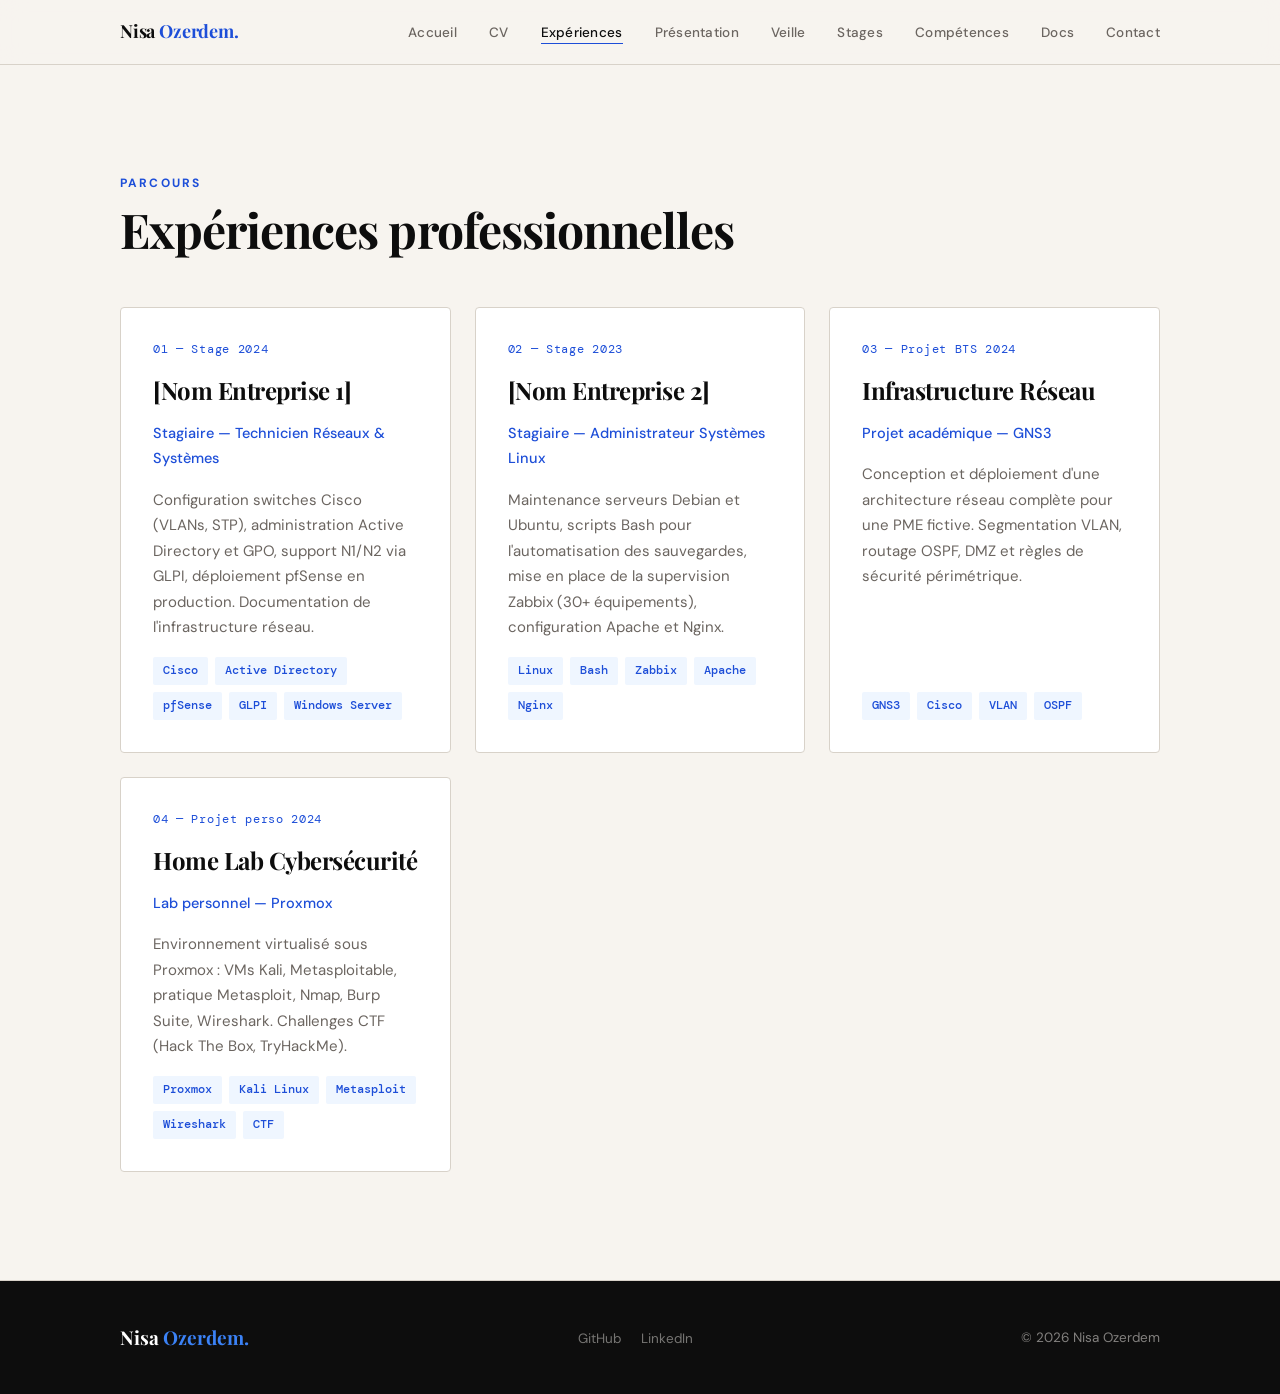
<file: experiences.html>
<!DOCTYPE html>
<html lang="fr">
<head>
  <meta charset="UTF-8" />
  <meta name="viewport" content="width=device-width, initial-scale=1.0" />
  <link rel="shortcut icon" type="image/png" href="./images/favicon.png"/>
  <title>Expériences Nisa Ozerdem</title>
  <link rel="stylesheet" href="index.css" />
</head>
<body>
  <nav class="site-nav" role="navigation" aria-label="Navigation principale">
    <div class="container">
      <a href="index.html" class="nav__logo">Nisa <span>Ozerdem.</span></a>
      <button class="nav__toggle" id="nav-toggle" aria-label="Ouvrir / fermer le menu" aria-expanded="false">
        <span></span><span></span><span></span>
      </button>
      <ul class="nav__links" id="nav-links">
        <li><a href="index.html"       class="nav__link">Accueil</a></li>
        <li><a href="cv.html"          class="nav__link">CV</a></li>
        <li><a href="experiences.html" class="nav__link">Expériences</a></li>
        <li><a href="about.html"       class="nav__link">Présentation</a></li>
        <li><a href="veille.html"      class="nav__link">Veille</a></li>
        <li><a href="stages.html"      class="nav__link">Stages</a></li>
        <li><a href="competences.html" class="nav__link">Compétences</a></li>
        <li><a href="documentations.html"  class="nav__link">Docs</a></li>
        <li><a href="contact.html"         class="nav__link">Contact</a></li>
      </ul>
    </div>
  </nav>
<main>
  <section class="section" id="top">
    <div class="container">
      <p class="section-label">Parcours</p>
      <h1 class="section-title fade-up" style="margin-bottom:5rem;">Expériences professionnelles</h1>

      <div class="exp-grid">

        <div class="exp-card fade-up">
          <div class="exp-card__num">01 — Stage 2024</div>
          <div class="exp-card__company">[Nom Entreprise 1]</div>
          <div class="exp-card__role">Stagiaire — Technicien Réseaux & Systèmes</div>
          <p class="exp-card__desc">Configuration switches Cisco (VLANs, STP), administration Active Directory et GPO, support N1/N2 via GLPI, déploiement pfSense en production. Documentation de l'infrastructure réseau.</p>
          <div class="tag-row">
            <span class="tag">Cisco</span><span class="tag">Active Directory</span><span class="tag">pfSense</span><span class="tag">GLPI</span><span class="tag">Windows Server</span>
          </div>
        </div>

        <div class="exp-card fade-up">
          <div class="exp-card__num">02 — Stage 2023</div>
          <div class="exp-card__company">[Nom Entreprise 2]</div>
          <div class="exp-card__role">Stagiaire — Administrateur Systèmes Linux</div>
          <p class="exp-card__desc">Maintenance serveurs Debian et Ubuntu, scripts Bash pour l'automatisation des sauvegardes, mise en place de la supervision Zabbix (30+ équipements), configuration Apache et Nginx.</p>
          <div class="tag-row">
            <span class="tag">Linux</span><span class="tag">Bash</span><span class="tag">Zabbix</span><span class="tag">Apache</span><span class="tag">Nginx</span>
          </div>
        </div>

        <div class="exp-card fade-up">
          <div class="exp-card__num">03 — Projet BTS 2024</div>
          <div class="exp-card__company">Infrastructure Réseau</div>
          <div class="exp-card__role">Projet académique — GNS3</div>
          <p class="exp-card__desc">Conception et déploiement d'une architecture réseau complète pour une PME fictive. Segmentation VLAN, routage OSPF, DMZ et règles de sécurité périmétrique.</p>
          <div class="tag-row">
            <span class="tag">GNS3</span><span class="tag">Cisco</span><span class="tag">VLAN</span><span class="tag">OSPF</span>
          </div>
        </div>

        <div class="exp-card fade-up">
          <div class="exp-card__num">04 — Projet perso 2024</div>
          <div class="exp-card__company">Home Lab Cybersécurité</div>
          <div class="exp-card__role">Lab personnel — Proxmox</div>
          <p class="exp-card__desc">Environnement virtualisé sous Proxmox : VMs Kali, Metasploitable, pratique Metasploit, Nmap, Burp Suite, Wireshark. Challenges CTF (Hack The Box, TryHackMe).</p>
          <div class="tag-row">
            <span class="tag">Proxmox</span><span class="tag">Kali Linux</span><span class="tag">Metasploit</span><span class="tag">Wireshark</span><span class="tag">CTF</span>
          </div>
        </div>

      </div>
    </div>
  </section>
</main>
  <footer class="site-footer" role="contentinfo">
    <div class="container">
      <span class="footer__logo">Nisa <span>Ozerdem.</span></span>
      <ul class="footer__links">
        <li><a href="https://github.com/[votre-github]" target="_blank">GitHub</a></li>
        <li><a href="https://linkedin.com/in/nisa-ozerdem" target="_blank">LinkedIn</a></li>
      </ul>
      <p class="footer__copy">&copy; 2026 Nisa Ozerdem</p>
    </div>
  </footer>
  <button class="back-top" aria-label="Retour en haut" onclick="window.scrollTo({top:0,behavior:'smooth'})">↑</button>
  <script src="./index.js"></script>
</body>
</html>
</file>
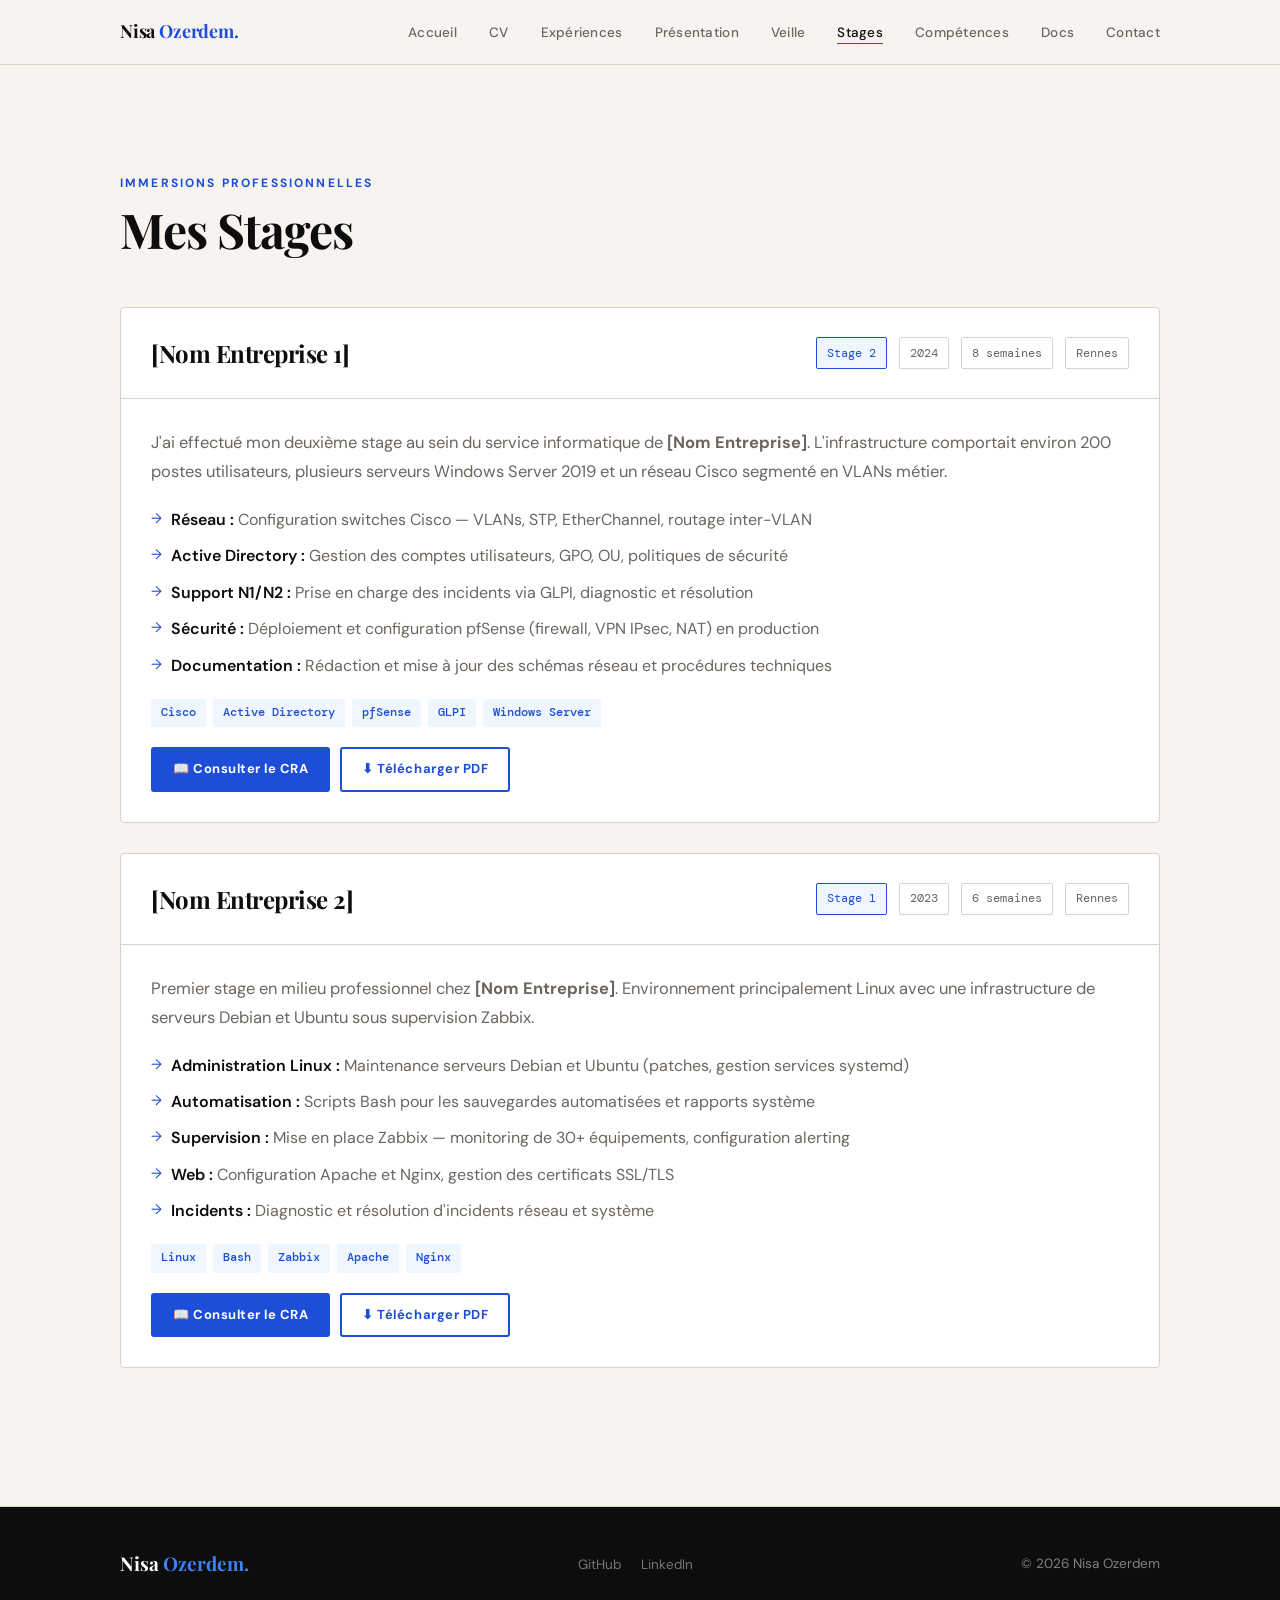
<file: stages.html>
<!DOCTYPE html>
<html lang="fr">
<head>
  <meta charset="UTF-8" />
  <meta name="viewport" content="width=device-width, initial-scale=1.0" />
  <link rel="shortcut icon" type="image/png" href="./images/favicon.png"/>
  <title>Stages Nisa Ozerdem</title>
  <link rel="stylesheet" href="index.css" />
</head>
<body>
  <nav class="site-nav" role="navigation" aria-label="Navigation principale">
    <div class="container">
      <a href="index.html" class="nav__logo">Nisa <span>Ozerdem.</span></a>
      <button class="nav__toggle" id="nav-toggle" aria-label="Ouvrir / fermer le menu" aria-expanded="false">
        <span></span><span></span><span></span>
      </button>
      <ul class="nav__links" id="nav-links">
        <li><a href="index.html"       class="nav__link">Accueil</a></li>
        <li><a href="cv.html"          class="nav__link">CV</a></li>
        <li><a href="experiences.html" class="nav__link">Expériences</a></li>
        <li><a href="about.html"       class="nav__link">Présentation</a></li>
        <li><a href="veille.html"      class="nav__link">Veille</a></li>
        <li><a href="stages.html"      class="nav__link">Stages</a></li>
        <li><a href="competences.html" class="nav__link">Compétences</a></li>
        <li><a href="documentations.html"  class="nav__link">Docs</a></li>
        <li><a href="contact.html"         class="nav__link">Contact</a></li>
      </ul>
    </div>
  </nav>
<main>
  <section class="section" id="top">
    <div class="container">
      <p class="section-label">Immersions professionnelles</p>
      <h1 class="section-title fade-up" style="margin-bottom:5rem;">Mes Stages</h1>

      <!-- STAGE 2 -->
      <div class="stage-block fade-up">
        <div class="stage-block__header">
          <div class="stage-block__co">[Nom Entreprise 1]</div>
          <div class="stage-block__meta">
            <span class="badge badge--blue">Stage 2</span>
            <span class="badge">2024</span>
            <span class="badge">8 semaines</span>
            <span class="badge">Rennes</span>
          </div>
        </div>
        <div class="stage-block__body">
          <p style="color:var(--ink-muted);font-size:1.65rem;line-height:1.75;">
            <!-- À compléter : description de l'entreprise et de l'environnement -->
            J'ai effectué mon deuxième stage au sein du service informatique de <strong>[Nom Entreprise]</strong>. L'infrastructure comportait environ 200 postes utilisateurs, plusieurs serveurs Windows Server 2019 et un réseau Cisco segmenté en VLANs métier.
          </p>
          <ul class="stage-block__list">
            <li><strong>Réseau :</strong> Configuration switches Cisco — VLANs, STP, EtherChannel, routage inter-VLAN</li>
            <li><strong>Active Directory :</strong> Gestion des comptes utilisateurs, GPO, OU, politiques de sécurité</li>
            <li><strong>Support N1/N2 :</strong> Prise en charge des incidents via GLPI, diagnostic et résolution</li>
            <li><strong>Sécurité :</strong> Déploiement et configuration pfSense (firewall, VPN IPsec, NAT) en production</li>
            <li><strong>Documentation :</strong> Rédaction et mise à jour des schémas réseau et procédures techniques</li>
          </ul>
          <div class="tag-row">
            <span class="tag">Cisco</span><span class="tag">Active Directory</span><span class="tag">pfSense</span><span class="tag">GLPI</span><span class="tag">Windows Server</span>
          </div>
          <div class="stage-block__actions">
            <a href="./images/cra_stage2.pdf" target="_blank" class="btn btn--primary btn--sm">📖 Consulter le CRA</a>
            <a href="./images/cra_stage2.pdf" download       class="btn btn--ghost btn--sm">⬇ Télécharger PDF</a>
          </div>
        </div>
      </div>

      <!-- STAGE 1 -->
      <div class="stage-block fade-up">
        <div class="stage-block__header">
          <div class="stage-block__co">[Nom Entreprise 2]</div>
          <div class="stage-block__meta">
            <span class="badge badge--blue">Stage 1</span>
            <span class="badge">2023</span>
            <span class="badge">6 semaines</span>
            <span class="badge">Rennes</span>
          </div>
        </div>
        <div class="stage-block__body">
          <p style="color:var(--ink-muted);font-size:1.65rem;line-height:1.75;">
            <!-- À compléter -->
            Premier stage en milieu professionnel chez <strong>[Nom Entreprise]</strong>. Environnement principalement Linux avec une infrastructure de serveurs Debian et Ubuntu sous supervision Zabbix.
          </p>
          <ul class="stage-block__list">
            <li><strong>Administration Linux :</strong> Maintenance serveurs Debian et Ubuntu (patches, gestion services systemd)</li>
            <li><strong>Automatisation :</strong> Scripts Bash pour les sauvegardes automatisées et rapports système</li>
            <li><strong>Supervision :</strong> Mise en place Zabbix — monitoring de 30+ équipements, configuration alerting</li>
            <li><strong>Web :</strong> Configuration Apache et Nginx, gestion des certificats SSL/TLS</li>
            <li><strong>Incidents :</strong> Diagnostic et résolution d'incidents réseau et système</li>
          </ul>
          <div class="tag-row">
            <span class="tag">Linux</span><span class="tag">Bash</span><span class="tag">Zabbix</span><span class="tag">Apache</span><span class="tag">Nginx</span>
          </div>
          <div class="stage-block__actions">
            <a href="./images/cra_stage1.pdf" target="_blank" class="btn btn--primary btn--sm">📖 Consulter le CRA</a>
            <a href="./images/cra_stage1.pdf" download       class="btn btn--ghost btn--sm">⬇ Télécharger PDF</a>
          </div>
        </div>
      </div>

    </div>
  </section>
</main>
  <footer class="site-footer" role="contentinfo">
    <div class="container">
      <span class="footer__logo">Nisa <span>Ozerdem.</span></span>
      <ul class="footer__links">
        <li><a href="https://github.com/[votre-github]" target="_blank">GitHub</a></li>
        <li><a href="https://linkedin.com/in/nisa-ozerdem" target="_blank">LinkedIn</a></li>
      </ul>
      <p class="footer__copy">&copy; 2026 Nisa Ozerdem</p>
    </div>
  </footer>
  <button class="back-top" aria-label="Retour en haut" onclick="window.scrollTo({top:0,behavior:'smooth'})">↑</button>
  <script src="./index.js"></script>
</body>
</html>
</file>
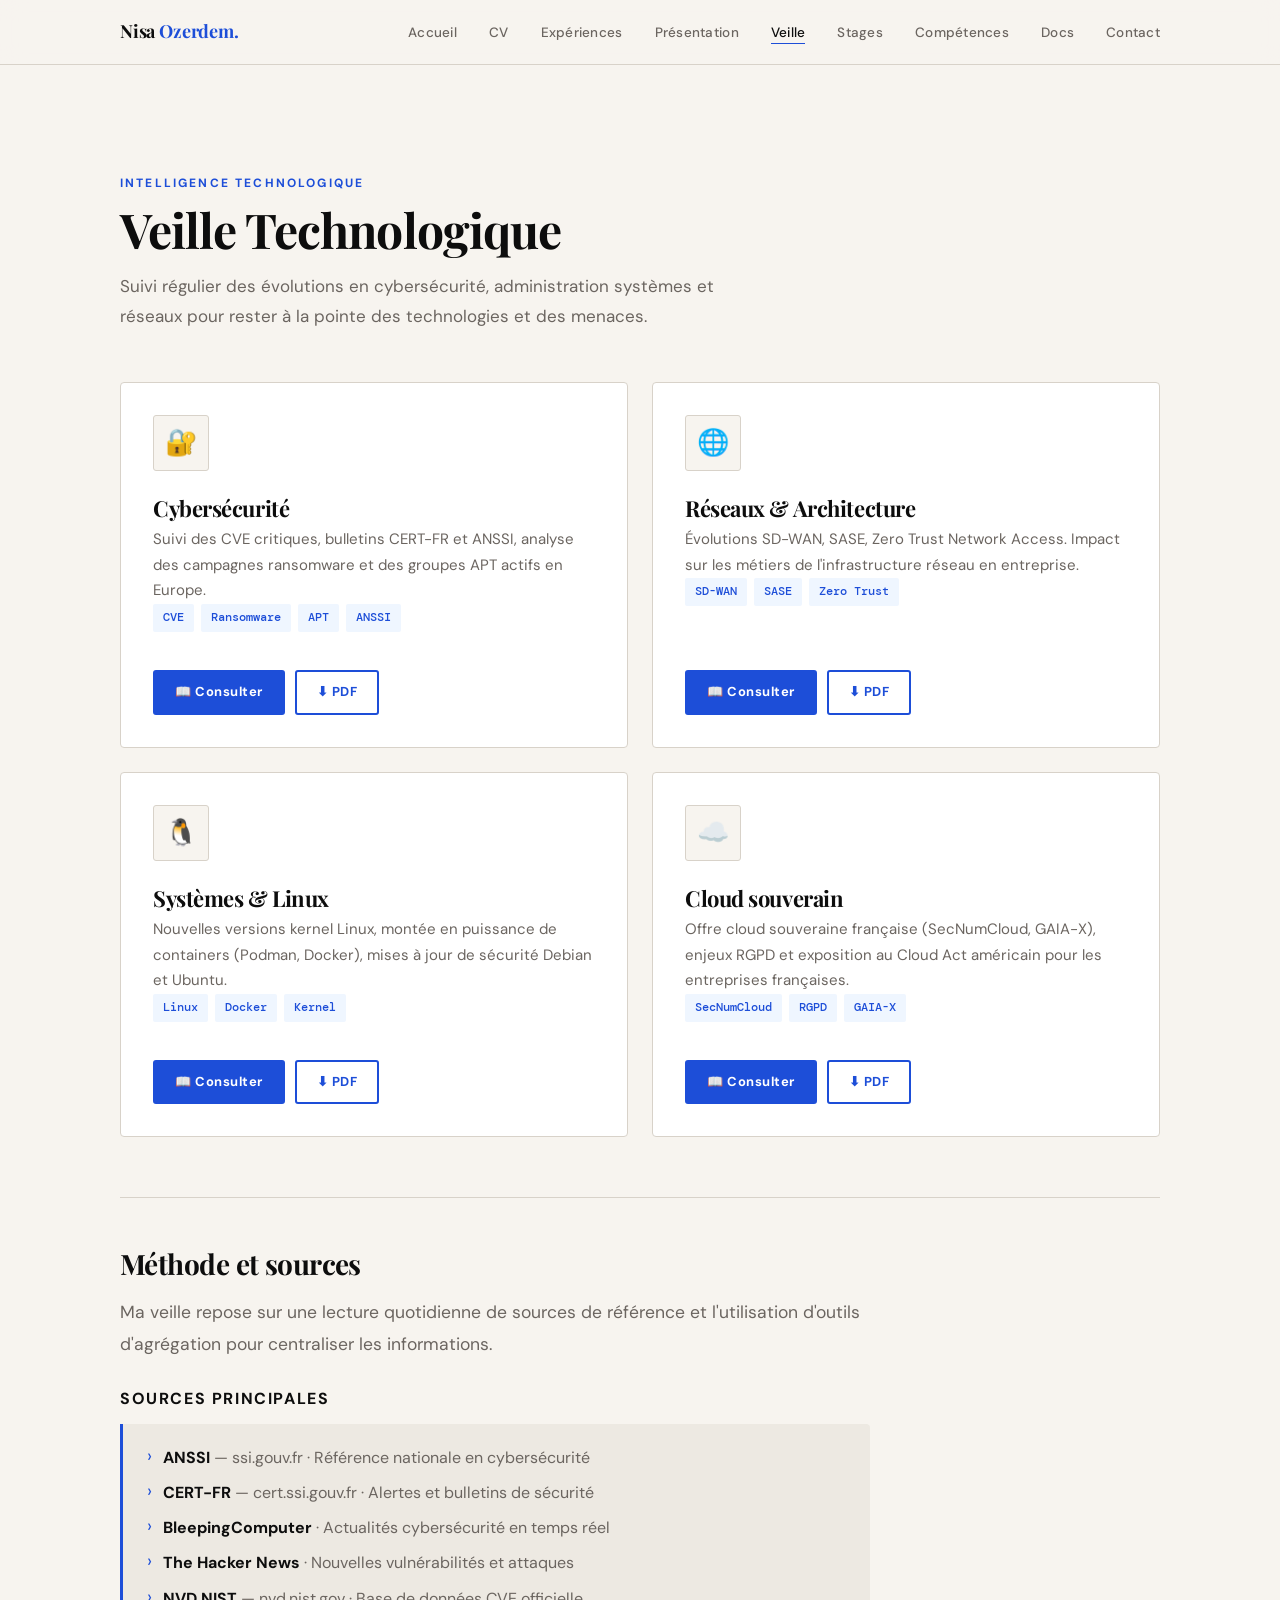
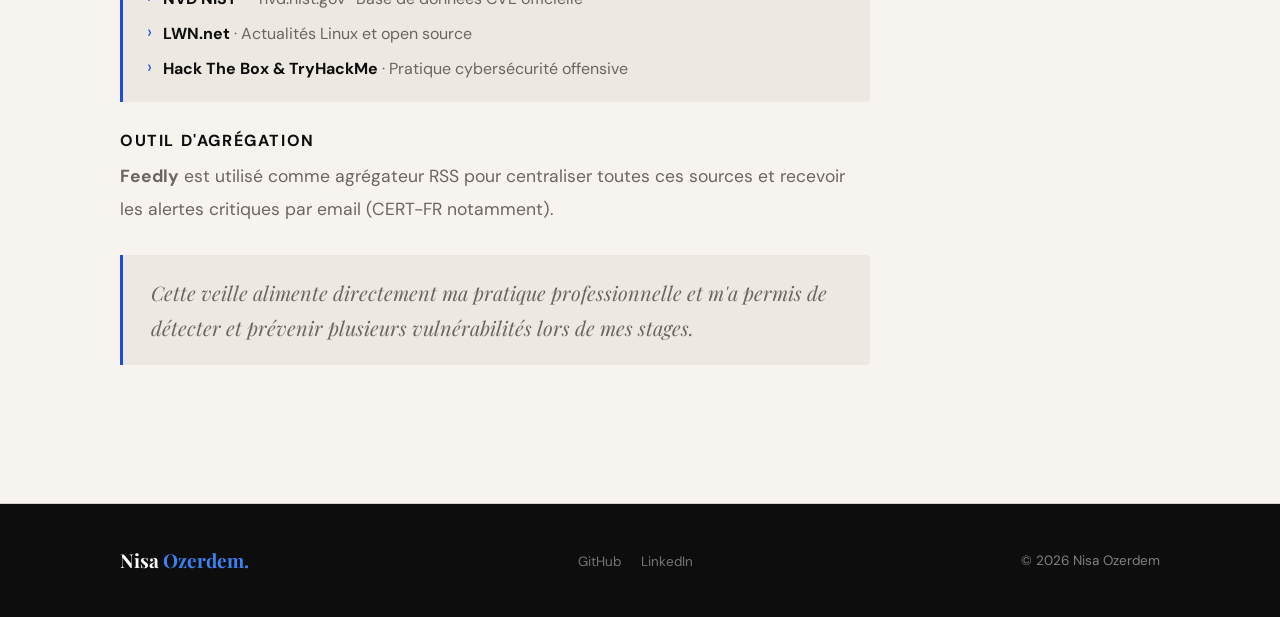
<file: veille.html>
<!DOCTYPE html>
<html lang="fr">
<head>
  <meta charset="UTF-8" />
  <meta name="viewport" content="width=device-width, initial-scale=1.0" />
  <link rel="shortcut icon" type="image/png" href="./images/favicon.png"/>
  <title>Veille Technologique Nisa Ozerdem</title>
  <link rel="stylesheet" href="index.css" />
</head>
<body>
  <nav class="site-nav" role="navigation" aria-label="Navigation principale">
    <div class="container">
      <a href="index.html" class="nav__logo">Nisa <span>Ozerdem.</span></a>
      <button class="nav__toggle" id="nav-toggle" aria-label="Ouvrir / fermer le menu" aria-expanded="false">
        <span></span><span></span><span></span>
      </button>
      <ul class="nav__links" id="nav-links">
        <li><a href="index.html"       class="nav__link">Accueil</a></li>
        <li><a href="cv.html"          class="nav__link">CV</a></li>
        <li><a href="experiences.html" class="nav__link">Expériences</a></li>
        <li><a href="about.html"       class="nav__link">Présentation</a></li>
        <li><a href="veille.html"      class="nav__link">Veille</a></li>
        <li><a href="stages.html"      class="nav__link">Stages</a></li>
        <li><a href="competences.html" class="nav__link">Compétences</a></li>
        <li><a href="documentations.html"  class="nav__link">Docs</a></li>
        <li><a href="contact.html"         class="nav__link">Contact</a></li>
      </ul>
    </div>
  </nav>
<main>
  <section class="section" id="top">
    <div class="container">
      <p class="section-label">Intelligence technologique</p>
      <h1 class="section-title fade-up" style="margin-bottom:1.5rem;">Veille Technologique</h1>
      <p style="color:var(--ink-muted);font-size:1.7rem;max-width:65rem;margin-bottom:5rem;" class="fade-up">
        Suivi régulier des évolutions en cybersécurité, administration systèmes et réseaux pour rester à la pointe des technologies et des menaces.
      </p>

      <!-- Cartes veille -->
      <div class="veille-grid" style="margin-bottom:6rem;">

        <div class="veille-card fade-up">
          <div class="veille-card__icon-wrap">🔐</div>
          <div>
            <div class="veille-card__title">Cybersécurité</div>
            <p class="veille-card__desc">Suivi des CVE critiques, bulletins CERT-FR et ANSSI, analyse des campagnes ransomware et des groupes APT actifs en Europe.</p>
            <div class="tag-row" style="margin-bottom:2rem;"><span class="tag">CVE</span><span class="tag">Ransomware</span><span class="tag">APT</span><span class="tag">ANSSI</span></div>
          </div>
          <div class="veille-card__actions">
            <a href="./images/veille_cyber.pdf" target="_blank" class="btn btn--primary btn--sm">📖 Consulter</a>
            <a href="./images/veille_cyber.pdf" download       class="btn btn--ghost btn--sm">⬇ PDF</a>
          </div>
        </div>

        <div class="veille-card fade-up">
          <div class="veille-card__icon-wrap">🌐</div>
          <div>
            <div class="veille-card__title">Réseaux & Architecture</div>
            <p class="veille-card__desc">Évolutions SD-WAN, SASE, Zero Trust Network Access. Impact sur les métiers de l'infrastructure réseau en entreprise.</p>
            <div class="tag-row" style="margin-bottom:2rem;"><span class="tag">SD-WAN</span><span class="tag">SASE</span><span class="tag">Zero Trust</span></div>
          </div>
          <div class="veille-card__actions">
            <a href="./images/veille_reseau.pdf" target="_blank" class="btn btn--primary btn--sm">📖 Consulter</a>
            <a href="./images/veille_reseau.pdf" download       class="btn btn--ghost btn--sm">⬇ PDF</a>
          </div>
        </div>

        <div class="veille-card fade-up">
          <div class="veille-card__icon-wrap">🐧</div>
          <div>
            <div class="veille-card__title">Systèmes & Linux</div>
            <p class="veille-card__desc">Nouvelles versions kernel Linux, montée en puissance de containers (Podman, Docker), mises à jour de sécurité Debian et Ubuntu.</p>
            <div class="tag-row" style="margin-bottom:2rem;"><span class="tag">Linux</span><span class="tag">Docker</span><span class="tag">Kernel</span></div>
          </div>
          <div class="veille-card__actions">
            <a href="./images/veille_linux.pdf" target="_blank" class="btn btn--primary btn--sm">📖 Consulter</a>
            <a href="./images/veille_linux.pdf" download       class="btn btn--ghost btn--sm">⬇ PDF</a>
          </div>
        </div>

        <div class="veille-card fade-up">
          <div class="veille-card__icon-wrap">☁️</div>
          <div>
            <div class="veille-card__title">Cloud souverain</div>
            <p class="veille-card__desc">Offre cloud souveraine française (SecNumCloud, GAIA-X), enjeux RGPD et exposition au Cloud Act américain pour les entreprises françaises.</p>
            <div class="tag-row" style="margin-bottom:2rem;"><span class="tag">SecNumCloud</span><span class="tag">RGPD</span><span class="tag">GAIA-X</span></div>
          </div>
          <div class="veille-card__actions">
            <a href="./images/veille_cloud.pdf" target="_blank" class="btn btn--primary btn--sm">📖 Consulter</a>
            <a href="./images/veille_cloud.pdf" download       class="btn btn--ghost btn--sm">⬇ PDF</a>
          </div>
        </div>

      </div>

      <!-- Texte détaillé -->
      <hr class="rule">
      <div class="prose fade-up" style="margin-top:5rem;">
        <h3>Méthode et sources</h3>
        <p>Ma veille repose sur une lecture quotidienne de sources de référence et l'utilisation d'outils d'agrégation pour centraliser les informations.</p>

        <h4>Sources principales</h4>
        <ul>
          <li><strong>ANSSI</strong> — ssi.gouv.fr · Référence nationale en cybersécurité</li>
          <li><strong>CERT-FR</strong> — cert.ssi.gouv.fr · Alertes et bulletins de sécurité</li>
          <li><strong>BleepingComputer</strong> · Actualités cybersécurité en temps réel</li>
          <li><strong>The Hacker News</strong> · Nouvelles vulnérabilités et attaques</li>
          <li><strong>NVD NIST</strong> — nvd.nist.gov · Base de données CVE officielle</li>
          <li><strong>LWN.net</strong> · Actualités Linux et open source</li>
          <li><strong>Hack The Box & TryHackMe</strong> · Pratique cybersécurité offensive</li>
        </ul>

        <h4>Outil d'agrégation</h4>
        <p><strong>Feedly</strong> est utilisé comme agrégateur RSS pour centraliser toutes ces sources et recevoir les alertes critiques par email (CERT-FR notamment).</p>

        <blockquote>Cette veille alimente directement ma pratique professionnelle et m'a permis de détecter et prévenir plusieurs vulnérabilités lors de mes stages.</blockquote>
      </div>
    </div>
  </section>
</main>
  <footer class="site-footer" role="contentinfo">
    <div class="container">
      <span class="footer__logo">Nisa <span>Ozerdem.</span></span>
      <ul class="footer__links">
        <li><a href="https://github.com/[votre-github]" target="_blank">GitHub</a></li>
        <li><a href="https://linkedin.com/in/nisa-ozerdem" target="_blank">LinkedIn</a></li>
      </ul>
      <p class="footer__copy">&copy; 2026 Nisa Ozerdem</p>
    </div>
  </footer>
  <button class="back-top" aria-label="Retour en haut" onclick="window.scrollTo({top:0,behavior:'smooth'})">↑</button>
  <script src="./index.js"></script>
</body>
</html>
</file>
<file: index.css>
/* ============================================================
   NISA OZERDEM — PORTFOLIO
   Direction : Éditorial / Magazine Contemporain
   Palette  : Blanc cassé + Encre noire + Cobalt vif
   Typo     : Playfair Display (titres) + DM Sans (corps)
   ============================================================ */

@import url('https://fonts.googleapis.com/css2?family=Playfair+Display:ital,wght@0,400;0,700;0,900;1,400;1,700&family=DM+Sans:ital,opsz,wght@0,9..40,300;0,9..40,400;0,9..40,500;0,9..40,700;1,9..40,300&family=DM+Mono:wght@400;500&display=swap');

/* ── RESET & BASE ─────────────────────────────────────────── */

*, *::before, *::after { box-sizing: border-box; margin: 0; padding: 0; }

html { font-size: 62.5%; scroll-behavior: smooth; }
@media (max-width: 1000px) { html { font-size: 57%; } }
@media (max-width: 600px)  { html { font-size: 52%; } }

:root {
  --cream:    #f7f4ef;
  --cream-2:  #ede9e2;
  --ink:      #0d0d0d;
  --ink-2:    #1a1a1a;
  --ink-muted:#6b6560;
  --cobalt:   #1d4ed8;
  --cobalt-l: #3b82f6;
  --cobalt-xl:#eff6ff;
  --white:    #ffffff;
  --rule:     #d8d2c9;

  --font-display: 'Playfair Display', Georgia, serif;
  --font-body:    'DM Sans', sans-serif;
  --font-mono:    'DM Mono', monospace;

  --max-w:    1160px;
  --gutter:   clamp(2rem, 5vw, 6rem);

  --shadow-sm:  0 2px 8px rgba(13,13,13,.07);
  --shadow-md:  0 6px 24px rgba(13,13,13,.10);
  --shadow-lg:  0 16px 48px rgba(13,13,13,.14);
}

body {
  font-family: var(--font-body);
  font-size: 1.7rem;
  line-height: 1.75;
  color: var(--ink);
  background: var(--cream);
  overflow-x: hidden;
}

img { max-width: 100%; display: block; }
a   { color: inherit; text-decoration: none; }

.container {
  max-width: var(--max-w);
  margin: 0 auto;
  padding: 0 var(--gutter);
}

/* ── TYPOGRAPHIE ──────────────────────────────────────────── */

h1, h2, h3, h4 { font-family: var(--font-display); line-height: 1.15; color: var(--ink); }

.display-xl {
  font-size: clamp(5.4rem, 10vw, 11rem);
  font-weight: 900;
  letter-spacing: -.03em;
  line-height: .95;
}

.display-lg {
  font-size: clamp(3.8rem, 7vw, 7.2rem);
  font-weight: 700;
  letter-spacing: -.025em;
  line-height: 1.05;
}

.section-label {
  font-family: var(--font-body);
  font-size: 1.2rem;
  font-weight: 700;
  letter-spacing: .18em;
  text-transform: uppercase;
  color: var(--cobalt);
}

.section-title {
  font-size: clamp(3rem, 5vw, 4.8rem);
  font-weight: 700;
  letter-spacing: -.02em;
  margin-top: .8rem;
}

/* ── BOUTONS ──────────────────────────────────────────────── */

.btn {
  display: inline-flex;
  align-items: center;
  gap: .8rem;
  font-family: var(--font-body);
  font-size: 1.45rem;
  font-weight: 700;
  letter-spacing: .04em;
  border: 2px solid transparent;
  border-radius: 3px;
  padding: 1.3rem 3rem;
  cursor: pointer;
  transition: all .22s ease;
  white-space: nowrap;
}
.btn:hover { transform: translateY(-2px); box-shadow: var(--shadow-md); }
.btn:active { transform: translateY(0); box-shadow: none; }

.btn--primary {
  background: var(--cobalt);
  color: var(--white);
  border-color: var(--cobalt);
}
.btn--primary:hover {
  background: #1641b5;
  border-color: #1641b5;
  color: var(--white);
}

.btn--outline {
  background: transparent;
  color: var(--ink);
  border-color: var(--ink);
}
.btn--outline:hover {
  background: var(--ink);
  color: var(--white);
}

.btn--ghost {
  background: transparent;
  color: var(--cobalt);
  border-color: var(--cobalt);
}
.btn--ghost:hover {
  background: var(--cobalt);
  color: var(--white);
}

.btn--sm { padding: .9rem 2rem; font-size: 1.3rem; }

/* ── NAVIGATION ───────────────────────────────────────────── */

.site-nav {
  position: sticky;
  top: 0;
  z-index: 100;
  background: rgba(247,244,239,.92);
  backdrop-filter: blur(12px);
  -webkit-backdrop-filter: blur(12px);
  border-bottom: 1px solid var(--rule);
}

.site-nav .container {
  display: flex;
  align-items: center;
  justify-content: space-between;
  height: 6.4rem;
}

.nav__logo {
  font-family: var(--font-display);
  font-weight: 700;
  font-size: 1.8rem;
  color: var(--ink);
  letter-spacing: -.01em;
}
.nav__logo span { color: var(--cobalt); }

.nav__links {
  display: flex;
  list-style: none;
  gap: 3.2rem;
  align-items: center;
}

.nav__link {
  font-size: 1.35rem;
  font-weight: 500;
  color: var(--ink-muted);
  letter-spacing: .02em;
  transition: color .2s;
  position: relative;
  padding-bottom: .3rem;
}
.nav__link::after {
  content: '';
  position: absolute;
  bottom: 0; left: 0;
  width: 0; height: 1.5px;
  background: var(--cobalt);
  transition: width .25s ease;
}
.nav__link:hover, .nav__link--active { color: var(--ink); }
.nav__link:hover::after, .nav__link--active::after { width: 100%; }

.nav__toggle {
  display: none;
  flex-direction: column;
  gap: 5px;
  background: none;
  border: none;
  cursor: pointer;
  padding: .4rem;
}
.nav__toggle span {
  width: 26px; height: 2px;
  background: var(--ink);
  border-radius: 2px;
  transition: all .3s ease;
  display: block;
}
.nav__toggle.active span:nth-child(1) { transform: rotate(45deg) translate(5px, 5px); background: var(--cobalt); }
.nav__toggle.active span:nth-child(2) { opacity: 0; }
.nav__toggle.active span:nth-child(3) { transform: rotate(-45deg) translate(5px,-5px); background: var(--cobalt); }

@media (max-width: 768px) {
  .nav__toggle { display: flex; }
  .nav__links {
    position: fixed;
    top: 6.4rem; right: -100%;
    width: 80%; max-width: 320px;
    height: calc(100vh - 6.4rem);
    background: var(--cream);
    flex-direction: column;
    align-items: flex-start;
    gap: 0;
    padding: 3rem 2.8rem;
    border-left: 1px solid var(--rule);
    transition: right .4s cubic-bezier(.77,0,.175,1);
    box-shadow: -10px 0 30px rgba(0,0,0,.08);
  }
  .nav__links.open { right: 0; }
  .nav__link { font-size: 1.7rem; padding: 1.4rem 0; border-bottom: 1px solid var(--cream-2); width: 100%; }
  .nav__link::after { display: none; }
}

/* ── HERO ─────────────────────────────────────────────────── */

.hero {
  min-height: calc(100vh - 6.4rem);
  display: grid;
  grid-template-columns: 1fr 1fr;
  align-items: stretch;
  border-bottom: 1px solid var(--rule);
}

.hero__left {
  padding: clamp(5rem, 10vh, 10rem) var(--gutter);
  display: flex;
  flex-direction: column;
  justify-content: center;
  border-right: 1px solid var(--rule);
  position: relative;
}

/* Numéro décoratif en arrière-plan */
.hero__left::before {
  content: '01';
  position: absolute;
  top: 3rem; left: var(--gutter);
  font-family: var(--font-display);
  font-size: 12rem;
  font-weight: 900;
  color: rgba(13,13,13,.04);
  line-height: 1;
  pointer-events: none;
  user-select: none;
}

.hero__eyebrow {
  font-family: var(--font-body);
  font-size: 1.25rem;
  font-weight: 700;
  letter-spacing: .2em;
  text-transform: uppercase;
  color: var(--cobalt);
  margin-bottom: 2.4rem;
  display: flex;
  align-items: center;
  gap: 1rem;
}
.hero__eyebrow::before {
  content: '';
  width: 3rem; height: 1.5px;
  background: var(--cobalt);
  flex-shrink: 0;
}

.hero__name {
  font-size: clamp(5.5rem, 9vw, 10rem);
  font-weight: 900;
  letter-spacing: -.04em;
  line-height: .9;
  margin-bottom: 1.2rem;
}

.hero__name em {
  font-style: italic;
  font-weight: 400;
  color: var(--cobalt);
}

.hero__title {
  font-family: var(--font-body);
  font-size: clamp(1.7rem, 2.5vw, 2.2rem);
  font-weight: 300;
  color: var(--ink-muted);
  max-width: 46rem;
  line-height: 1.65;
  margin-bottom: 4rem;
}

.hero__actions {
  display: flex;
  gap: 1.4rem;
  flex-wrap: wrap;
  margin-bottom: 5rem;
}

.hero__chips {
  display: flex;
  gap: .9rem;
  flex-wrap: wrap;
}

.chip {
  font-family: var(--font-mono);
  font-size: 1.2rem;
  padding: .5rem 1.2rem;
  border: 1px solid var(--rule);
  border-radius: 2px;
  color: var(--ink-muted);
  background: var(--white);
  letter-spacing: .04em;
}

/* Colonne droite — bloc décoratif graphique */
.hero__right {
  background: var(--ink-2);
  display: flex;
  flex-direction: column;
  justify-content: flex-end;
  padding: 5rem;
  position: relative;
  overflow: hidden;
}

/* Grille de points décorative */
.hero__right::before {
  content: '';
  position: absolute; inset: 0;
  background-image: radial-gradient(rgba(255,255,255,.08) 1px, transparent 1px);
  background-size: 28px 28px;
  pointer-events: none;
}

/* Carré bleu animé */
.hero__deco-block {
  position: absolute;
  top: 5rem; right: 5rem;
  width: 14rem; height: 14rem;
  border: 1.5px solid rgba(59,130,246,.4);
  animation: rotateSlow 18s linear infinite;
}
.hero__deco-block::before {
  content: '';
  position: absolute;
  inset: 1.5rem;
  border: 1.5px solid rgba(59,130,246,.2);
}

@keyframes rotateSlow {
  to { transform: rotate(360deg); }
}

.hero__stats {
  display: grid;
  grid-template-columns: 1fr 1fr;
  gap: 2.5rem;
  position: relative;
  z-index: 1;
}

.hero__stat-num {
  font-family: var(--font-display);
  font-size: 5rem;
  font-weight: 900;
  color: var(--white);
  line-height: 1;
  margin-bottom: .4rem;
}
.hero__stat-num span { color: var(--cobalt-l); }

.hero__stat-label {
  font-family: var(--font-body);
  font-size: 1.25rem;
  color: rgba(255,255,255,.45);
  letter-spacing: .06em;
  text-transform: uppercase;
  font-weight: 500;
}

.hero__rule {
  width: 100%; height: 1px;
  background: rgba(255,255,255,.1);
  margin-bottom: 3rem;
  position: relative; z-index: 1;
}

@media (max-width: 900px) {
  .hero { grid-template-columns: 1fr; min-height: auto; }
  .hero__left { border-right: none; border-bottom: 1px solid var(--rule); padding: 6rem var(--gutter) 5rem; }
  .hero__right { min-height: 28rem; padding: 4rem var(--gutter); }
  .hero__left::before { display: none; }
}

@media (max-width: 500px) {
  .hero__actions { flex-direction: column; }
  .btn { width: 100%; justify-content: center; }
}

/* ── SECTIONS COMMUNES ────────────────────────────────────── */

.section {
  padding: clamp(6rem, 12vh, 11rem) 0;
  border-bottom: 1px solid var(--rule);
}

.section--dark {
  background: var(--ink-2);
  color: var(--cream);
}
.section--dark .section-label { color: var(--cobalt-l); }
.section--dark .section-title { color: var(--white); }
.section--dark p { color: rgba(247,244,239,.65); }
.section--dark .rule { border-color: rgba(255,255,255,.08); }

.section--alt { background: var(--cream-2); }

.section__header {
  display: flex;
  align-items: flex-end;
  justify-content: space-between;
  gap: 3rem;
  margin-bottom: 5rem;
  flex-wrap: wrap;
}

.section__header-text { max-width: 58rem; }

.rule {
  border: none;
  border-top: 1px solid var(--rule);
  margin: 2.5rem 0;
}

/* ── CARTES EXPÉRIENCES ───────────────────────────────────── */

.exp-grid {
  display: grid;
  grid-template-columns: repeat(auto-fill, minmax(300px, 1fr));
  gap: 2.4rem;
}

.exp-card {
  background: var(--white);
  border: 1px solid var(--rule);
  border-radius: 4px;
  padding: 3.2rem;
  display: flex;
  flex-direction: column;
  gap: 1.6rem;
  transition: box-shadow .25s ease, transform .25s ease, border-color .25s ease;
  position: relative;
  overflow: hidden;
}

.exp-card::before {
  content: '';
  position: absolute; top: 0; left: 0;
  width: 3px; height: 0;
  background: var(--cobalt);
  transition: height .35s ease;
}
.exp-card:hover::before { height: 100%; }
.exp-card:hover { box-shadow: var(--shadow-lg); transform: translateY(-4px); border-color: transparent; }

.exp-card__num {
  font-family: var(--font-mono);
  font-size: 1.15rem;
  color: var(--cobalt);
  letter-spacing: .06em;
}

.exp-card__company {
  font-family: var(--font-display);
  font-size: 2.4rem;
  font-weight: 700;
  color: var(--ink);
  line-height: 1.2;
  letter-spacing: -.02em;
}

.exp-card__role {
  font-size: 1.45rem;
  font-weight: 500;
  color: var(--cobalt);
}

.exp-card__desc {
  font-size: 1.5rem;
  color: var(--ink-muted);
  line-height: 1.7;
  flex: 1;
}

.tag-row {
  display: flex;
  flex-wrap: wrap;
  gap: .7rem;
}

.tag {
  font-family: var(--font-mono);
  font-size: 1.15rem;
  background: var(--cobalt-xl);
  color: var(--cobalt);
  padding: .4rem 1rem;
  border-radius: 2px;
  font-weight: 500;
}

.section--dark .tag {
  background: rgba(59,130,246,.12);
  color: var(--cobalt-l);
}

/* ── ABOUT / PRÉSENTATION ─────────────────────────────────── */

.about-layout {
  display: grid;
  grid-template-columns: 1fr 1fr;
  gap: clamp(4rem, 8vw, 10rem);
  align-items: center;
}

.about-photo {
  aspect-ratio: 4/5;
  background: var(--cream-2);
  border: 1px solid var(--rule);
  border-radius: 4px;
  display: flex;
  align-items: center;
  justify-content: center;
  overflow: hidden;
  position: relative;
}

.about-photo img { width: 100%; height: 100%; object-fit: cover; }

.about-photo__initials {
  font-family: var(--font-display);
  font-size: 9rem;
  font-weight: 900;
  color: rgba(13,13,13,.08);
  letter-spacing: -.04em;
  user-select: none;
}

.about-photo__label {
  position: absolute;
  bottom: 2rem; left: 2rem;
  font-family: var(--font-mono);
  font-size: 1.1rem;
  color: var(--ink-muted);
  letter-spacing: .06em;
}

.about-info { display: flex; flex-direction: column; gap: 2.5rem; }

.about-detail {
  display: flex;
  gap: 1.8rem;
  align-items: flex-start;
  padding-bottom: 2rem;
  border-bottom: 1px solid var(--rule);
}
.about-detail:last-child { border-bottom: none; }

.about-detail__key {
  font-family: var(--font-mono);
  font-size: 1.15rem;
  color: var(--ink-muted);
  letter-spacing: .06em;
  flex-shrink: 0;
  min-width: 11rem;
  padding-top: .2rem;
}

.about-detail__val {
  font-size: 1.65rem;
  font-weight: 500;
  color: var(--ink);
}

@media (max-width: 800px) {
  .about-layout { grid-template-columns: 1fr; }
  .about-photo { aspect-ratio: 16/7; }
}

/* ── CV ───────────────────────────────────────────────────── */

.cv-wrapper {
  max-width: 82rem;
  margin: 0 auto;
}

.cv-frame {
  border: 1px solid var(--rule);
  border-radius: 4px;
  overflow: hidden;
  background: var(--white);
  box-shadow: var(--shadow-md);
  position: relative;
}

.cv-frame__bar {
  height: 4px;
  background: linear-gradient(90deg, var(--cobalt) 0%, var(--cobalt-l) 100%);
}

.cv-frame__inner { padding: 3rem; }

.cv-placeholder {
  aspect-ratio: 1/1.41; /* A4 */
  display: flex;
  flex-direction: column;
  align-items: center;
  justify-content: center;
  gap: 1.5rem;
  background: var(--cream-2);
  border: 2px dashed var(--rule);
  border-radius: 3px;
}
.cv-placeholder p { font-size: 1.55rem; color: var(--ink-muted); text-align: center; max-width: 38rem; line-height: 1.7; }
.cv-placeholder code { font-family: var(--font-mono); font-size: 1.3rem; background: var(--white); padding: .2rem .6rem; border: 1px solid var(--rule); border-radius: 2px; color: var(--cobalt); }

.cv-img { width: 100%; border-radius: 3px; cursor: zoom-in; transition: transform .3s ease; }
.cv-img.zoomed { cursor: zoom-out; }

.cv-controls {
  display: flex;
  gap: 1rem;
  justify-content: center;
  margin-top: 2rem;
  flex-wrap: wrap;
}

.pdf-embed { display: block; width: 100%; height: 900px; border: none; border-radius: 3px; }

@media (max-width: 600px) {
  .cv-controls .btn { width: 100%; justify-content: center; }
}

/* ── STAGES ───────────────────────────────────────────────── */

.stage-block {
  border: 1px solid var(--rule);
  background: var(--white);
  border-radius: 4px;
  overflow: hidden;
  margin-bottom: 3rem;
  transition: box-shadow .25s ease;
}
.stage-block:hover { box-shadow: var(--shadow-lg); }

.stage-block__header {
  display: flex;
  align-items: center;
  justify-content: space-between;
  padding: 2.4rem 3rem;
  border-bottom: 1px solid var(--rule);
  gap: 2rem;
  flex-wrap: wrap;
}

.stage-block__co {
  font-family: var(--font-display);
  font-size: 2.4rem;
  font-weight: 700;
  letter-spacing: -.02em;
}

.stage-block__meta {
  display: flex;
  gap: 1.2rem;
  flex-wrap: wrap;
}

.badge {
  font-family: var(--font-mono);
  font-size: 1.2rem;
  padding: .45rem 1rem;
  border: 1px solid var(--rule);
  border-radius: 2px;
  color: var(--ink-muted);
}
.badge--blue { border-color: var(--cobalt); color: var(--cobalt); background: var(--cobalt-xl); }

.stage-block__body { padding: 3rem; display: flex; flex-direction: column; gap: 2rem; }

.stage-block__list {
  list-style: none;
  display: flex;
  flex-direction: column;
  gap: 1rem;
}
.stage-block__list li {
  padding-left: 2rem;
  position: relative;
  font-size: 1.6rem;
  color: var(--ink-muted);
  line-height: 1.65;
}
.stage-block__list li::before {
  content: '→';
  position: absolute; left: 0;
  color: var(--cobalt);
  font-size: 1.4rem;
}
.stage-block__list li strong { color: var(--ink); font-weight: 600; }

.stage-block__actions { display: flex; gap: 1rem; flex-wrap: wrap; }

/* ── COMPÉTENCES ──────────────────────────────────────────── */

.comp-section { background: var(--white); }

.comp-table-wrap { overflow-x: auto; margin-bottom: 4rem; }

table {
  width: 100%;
  border-collapse: collapse;
  font-size: 1.55rem;
}

table caption {
  font-family: var(--font-display);
  font-size: 2.2rem;
  font-weight: 700;
  color: var(--ink);
  text-align: left;
  padding-bottom: 1.4rem;
  letter-spacing: -.01em;
}

table thead th {
  background: var(--ink-2);
  color: var(--white);
  padding: 1.4rem 1.8rem;
  text-align: left;
  font-family: var(--font-body);
  font-size: 1.25rem;
  font-weight: 700;
  letter-spacing: .07em;
  text-transform: uppercase;
}

table tbody td {
  padding: 1.3rem 1.8rem;
  border-bottom: 1px solid var(--rule);
  vertical-align: top;
  line-height: 1.6;
}

table tbody tr:hover td { background: var(--cream); }

.comp-code {
  font-family: var(--font-mono);
  font-size: 1.2rem;
  color: var(--cobalt);
  background: var(--cobalt-xl);
  padding: .25rem .7rem;
  border-radius: 2px;
  white-space: nowrap;
}

.comp-ok { color: #16a34a; font-weight: 700; font-size: 1.4rem; white-space: nowrap; }

/* ── VEILLE ───────────────────────────────────────────────── */

.veille-grid {
  display: grid;
  grid-template-columns: 1fr 1fr;
  gap: 2.4rem;
  margin-top: 2rem;
}

.veille-card {
  border: 1px solid var(--rule);
  background: var(--white);
  border-radius: 4px;
  padding: 3.2rem;
  display: flex;
  flex-direction: column;
  gap: 1.8rem;
  transition: box-shadow .25s, transform .25s, border-color .25s;
  position: relative;
  overflow: hidden;
}

.veille-card:hover {
  box-shadow: var(--shadow-lg);
  transform: translateY(-4px);
  border-color: var(--cobalt);
}

.veille-card__icon-wrap {
  width: 5.6rem; height: 5.6rem;
  border: 1.5px solid var(--rule);
  border-radius: 3px;
  display: flex; align-items: center; justify-content: center;
  font-size: 2.6rem;
  background: var(--cream);
  transition: all .25s;
  flex-shrink: 0;
}
.veille-card:hover .veille-card__icon-wrap {
  background: var(--cobalt-xl);
  border-color: var(--cobalt);
}

.veille-card__title {
  font-family: var(--font-display);
  font-size: 2.2rem;
  font-weight: 700;
  letter-spacing: -.02em;
  color: var(--ink);
}

.veille-card__desc {
  font-size: 1.5rem;
  color: var(--ink-muted);
  line-height: 1.7;
  flex: 1;
}

.veille-card__actions { display: flex; gap: 1rem; flex-wrap: wrap; margin-top: auto; }

@media (max-width: 700px) {
  .veille-grid { grid-template-columns: 1fr; }
}

/* ── TEXTE VEILLE ÉDITORIAL ───────────────────────────────── */

.prose { max-width: 75rem; }
.prose p { font-size: 1.75rem; line-height: 1.85; color: var(--ink-muted); margin-bottom: 2rem; }
.prose h3 {
  font-family: var(--font-display);
  font-size: 2.8rem;
  font-weight: 700;
  color: var(--ink);
  margin: 4rem 0 1.5rem;
  letter-spacing: -.02em;
}
.prose h4 {
  font-family: var(--font-body);
  font-size: 1.6rem;
  font-weight: 700;
  color: var(--ink);
  text-transform: uppercase;
  letter-spacing: .1em;
  margin: 3rem 0 1rem;
}
.prose ul {
  list-style: none;
  display: flex;
  flex-direction: column;
  gap: .8rem;
  padding-left: 0;
  margin: 1.5rem 0 2.5rem;
  background: var(--cream-2);
  border-left: 3px solid var(--cobalt);
  padding: 2rem 2.4rem;
  border-radius: 0 4px 4px 0;
}
.prose ul li {
  padding-left: 1.6rem;
  position: relative;
  font-size: 1.6rem;
  color: var(--ink-muted);
  line-height: 1.7;
}
.prose ul li::before { content: '›'; position: absolute; left: 0; color: var(--cobalt); font-size: 1.8rem; line-height: 1.4; }
.prose ul li strong { color: var(--ink); font-weight: 700; }
.prose blockquote {
  font-family: var(--font-display);
  font-style: italic;
  font-size: 2rem;
  color: var(--ink-muted);
  padding: 2rem 2.8rem;
  border-left: 3px solid var(--cobalt);
  margin: 3rem 0;
  background: var(--cream-2);
  border-radius: 0 4px 4px 0;
}

/* ── CONTACT ──────────────────────────────────────────────── */

.contact-layout {
  display: grid;
  grid-template-columns: 1.1fr 1fr;
  gap: clamp(4rem, 8vw, 10rem);
  align-items: center;
}

.contact-big {
  font-family: var(--font-display);
  font-size: clamp(4rem, 7vw, 7rem);
  font-weight: 900;
  line-height: 1;
  letter-spacing: -.035em;
  color: var(--white);
  margin-bottom: 1.4rem;
}
.contact-big em { font-style: italic; font-weight: 400; color: var(--cobalt-l); }

.contact-sub {
  font-size: 1.7rem;
  color: rgba(247,244,239,.6);
  margin-bottom: 3.5rem;
  line-height: 1.7;
}

.contact-email-link {
  display: inline-flex;
  align-items: center;
  gap: 1rem;
  font-family: var(--font-mono);
  font-size: 1.55rem;
  color: var(--cobalt-l);
  border-bottom: 1px solid rgba(59,130,246,.35);
  padding-bottom: .3rem;
  transition: all .2s;
}
.contact-email-link:hover { color: var(--white); border-color: rgba(255,255,255,.5); }

.contact-socials { display: flex; gap: 1.4rem; margin-top: 3rem; flex-wrap: wrap; }

.contact-sidebar {
  border: 1px solid rgba(255,255,255,.1);
  border-radius: 4px;
  padding: 3.5rem;
  background: rgba(255,255,255,.04);
}

.contact-sidebar__item {
  display: flex;
  flex-direction: column;
  gap: .4rem;
  padding-bottom: 2rem;
  margin-bottom: 2rem;
  border-bottom: 1px solid rgba(255,255,255,.08);
}
.contact-sidebar__item:last-child { border-bottom: none; margin-bottom: 0; padding-bottom: 0; }
.contact-sidebar__key {
  font-family: var(--font-mono);
  font-size: 1.15rem;
  color: rgba(247,244,239,.35);
  letter-spacing: .08em;
}
.contact-sidebar__val {
  font-size: 1.65rem;
  font-weight: 500;
  color: var(--white);
}

@media (max-width: 800px) {
  .contact-layout { grid-template-columns: 1fr; }
}

/* ── FOOTER ───────────────────────────────────────────────── */

.site-footer {
  background: var(--ink);
  color: rgba(247,244,239,.5);
  padding: 4rem 0;
}

.site-footer .container {
  display: flex;
  align-items: center;
  justify-content: space-between;
  gap: 2rem;
  flex-wrap: wrap;
}

.footer__logo {
  font-family: var(--font-display);
  font-size: 1.9rem;
  font-weight: 700;
  color: var(--white);
}
.footer__logo span { color: var(--cobalt-l); }

.footer__links {
  display: flex;
  gap: 2rem;
  list-style: none;
}
.footer__links a { font-size: 1.35rem; color: rgba(247,244,239,.45); transition: color .2s; }
.footer__links a:hover { color: var(--white); }

.footer__copy { font-size: 1.35rem; }

@media (max-width: 600px) {
  .site-footer .container { flex-direction: column; align-items: flex-start; gap: 1.6rem; }
}

/* ── BACK TO TOP ──────────────────────────────────────────── */

.back-top {
  position: fixed;
  bottom: 3.5rem; right: 3.5rem;
  width: 4.8rem; height: 4.8rem;
  background: var(--cobalt);
  color: var(--white);
  border: none;
  border-radius: 3px;
  font-size: 1.8rem;
  cursor: pointer;
  display: flex; align-items: center; justify-content: center;
  visibility: hidden;
  opacity: 0;
  transform: translateY(12px);
  transition: all .3s ease;
  z-index: 50;
  box-shadow: var(--shadow-md);
}
.back-top.visible { visibility: visible; opacity: 1; transform: translateY(0); }
.back-top:hover { background: #1641b5; transform: translateY(-2px); box-shadow: var(--shadow-lg); }

@media (max-width: 500px) { .back-top { bottom: 2rem; right: 2rem; } }

/* ── ANIMATIONS D'ENTRÉE ──────────────────────────────────── */

.fade-up {
  opacity: 0;
  transform: translateY(28px);
  transition: opacity .6s ease, transform .6s ease;
}
.fade-up.visible { opacity: 1; transform: translateY(0); }
.fade-up:nth-child(2) { transition-delay: .1s; }
.fade-up:nth-child(3) { transition-delay: .2s; }
.fade-up:nth-child(4) { transition-delay: .3s; }
</file>
